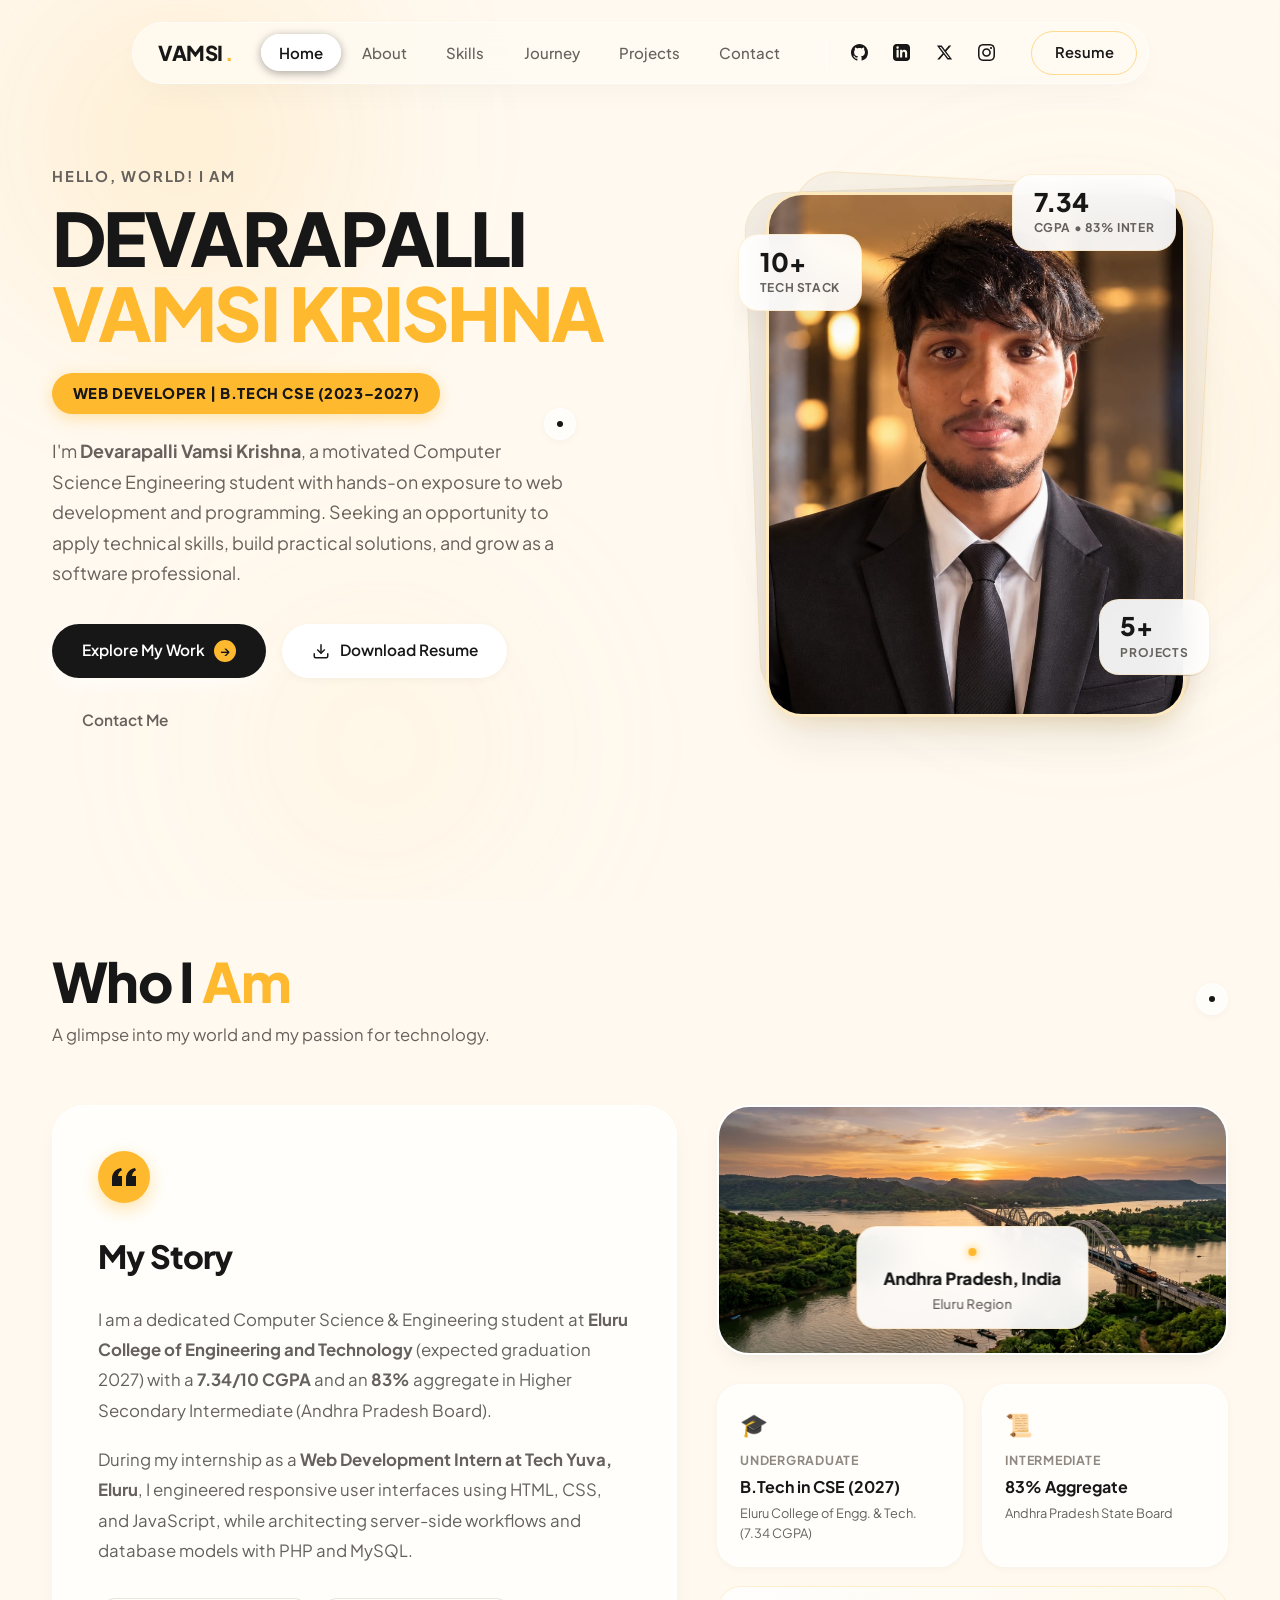
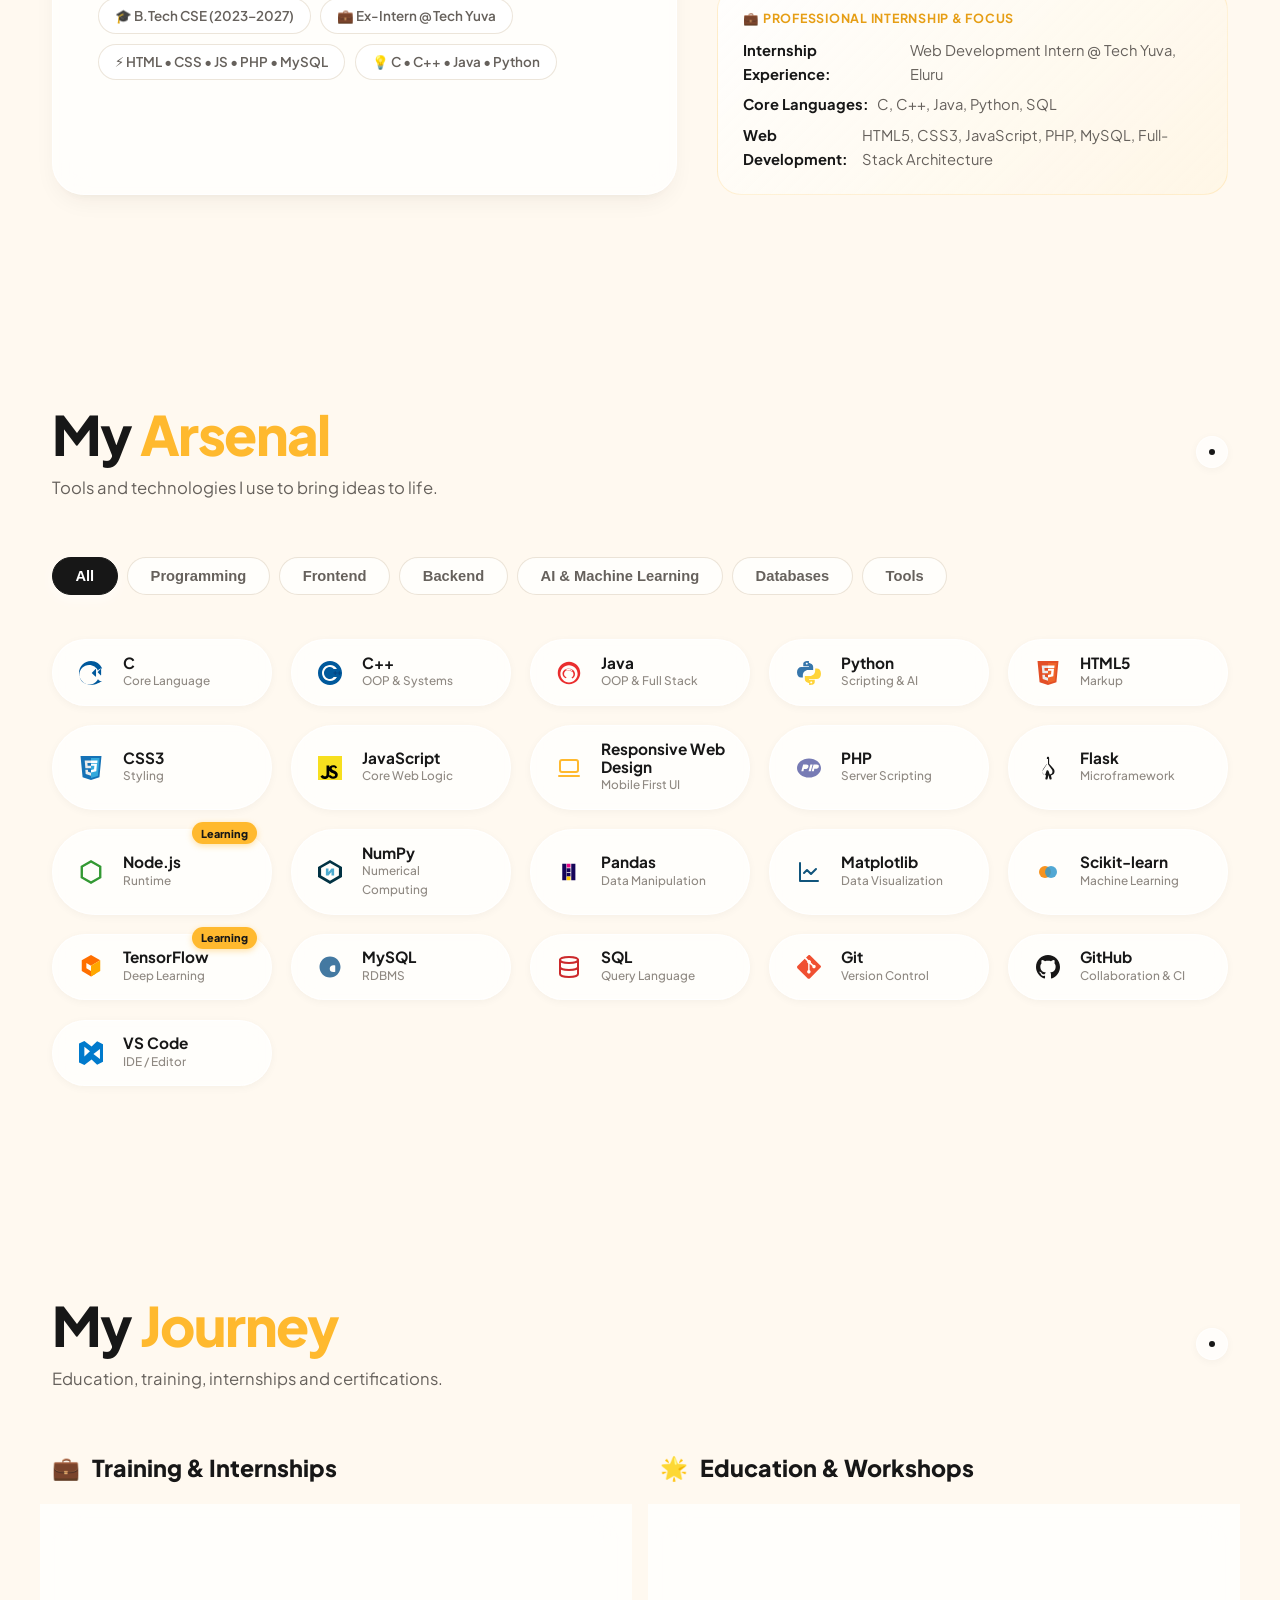
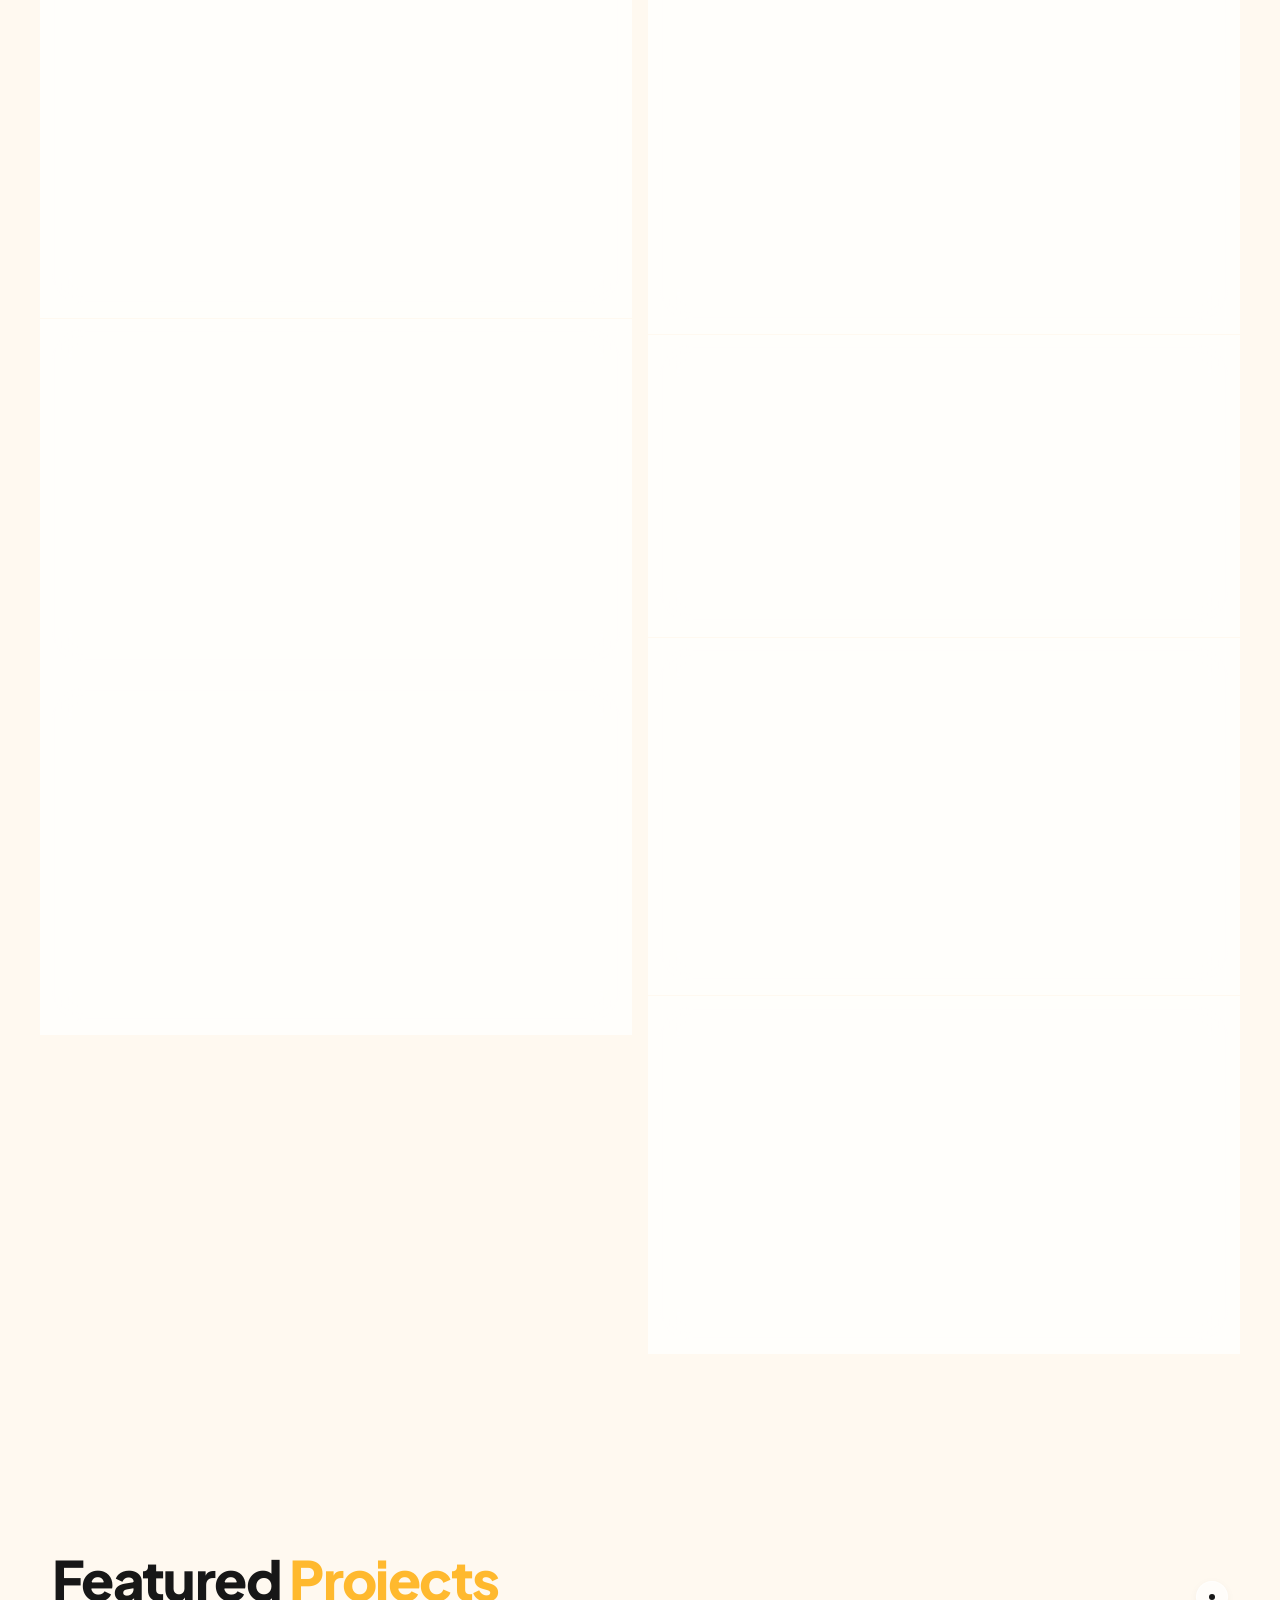
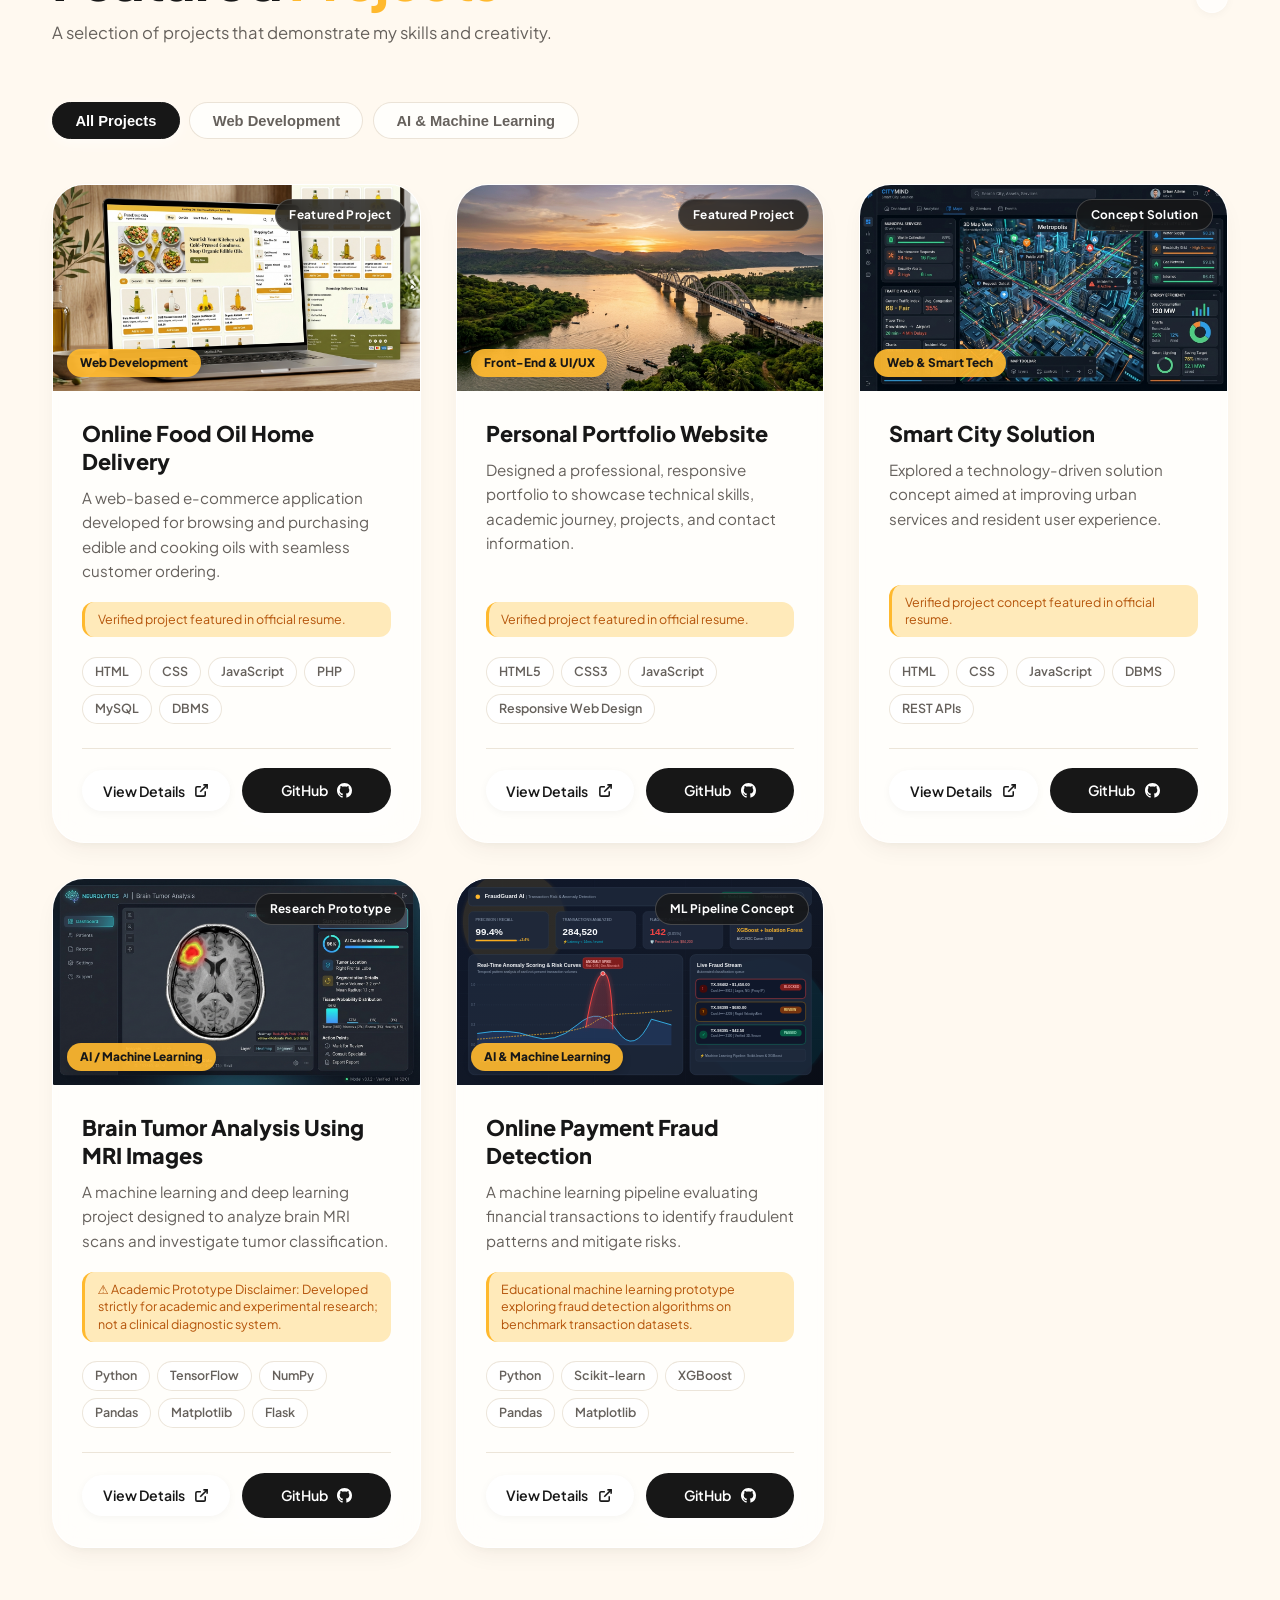
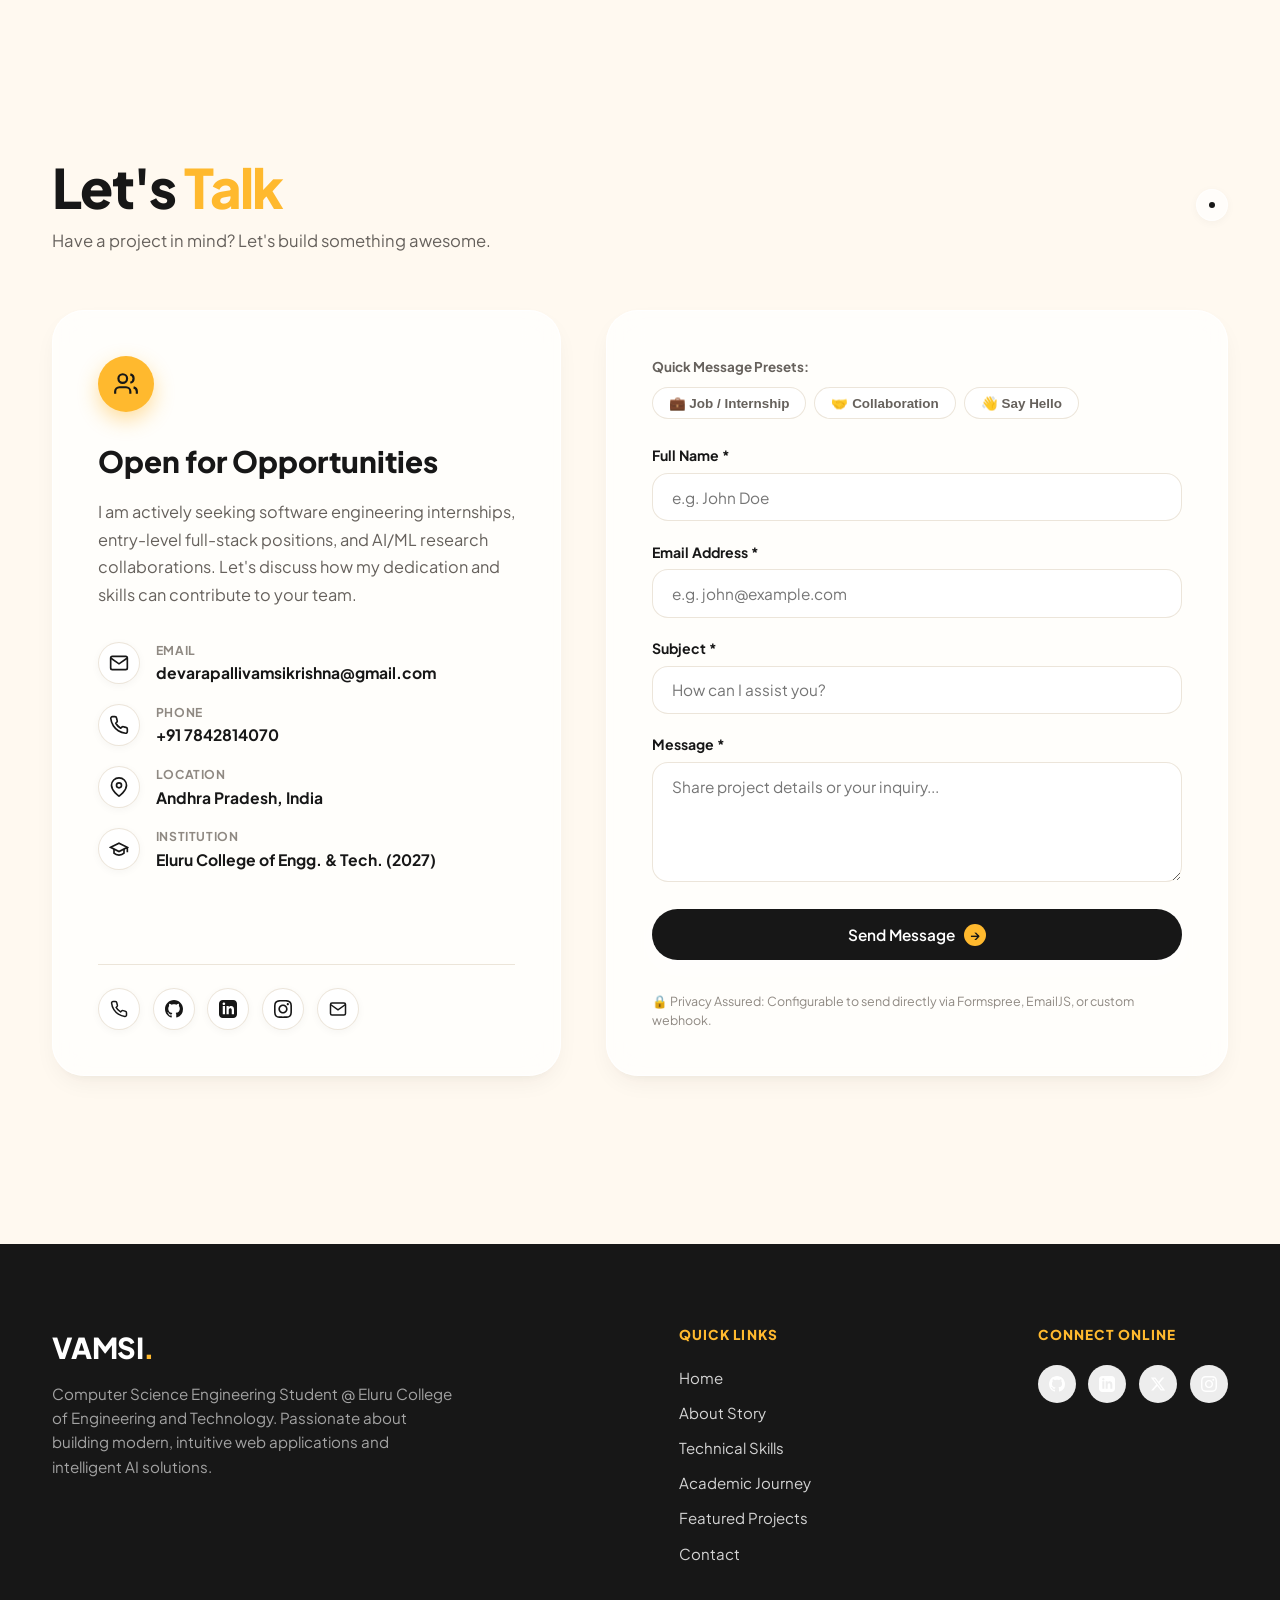
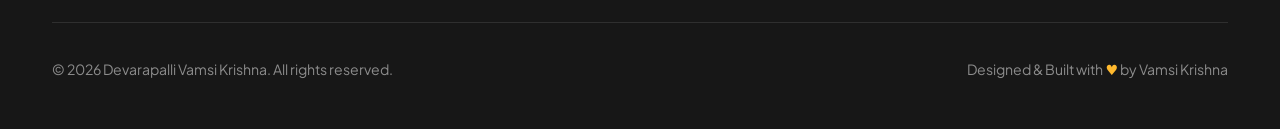
<file: index.html>
<!DOCTYPE html>
<html lang="en">
<head>
  <meta charset="UTF-8">
  <meta name="viewport" content="width=device-width, initial-scale=1.0">
  <meta http-equiv="X-UA-Compatible" content="ie=edge">
  
  <!-- SEO Primary Meta Tags -->
  <title>Devarapalli Vamsi Krishna | Full-Stack Developer & AI/ML Enthusiast</title>
  <meta name="title" content="Devarapalli Vamsi Krishna | Full-Stack Developer & AI/ML Enthusiast">
  <meta name="description" content="Personal portfolio of Devarapalli Vamsi Krishna, B.Tech Computer Science Engineering student at Eluru College of Engineering and Technology. Aspiring Full-Stack Developer and AI/ML Enthusiast.">
  <meta name="keywords" content="Devarapalli Vamsi Krishna, Vamsi Krishna, Portfolio, Full-Stack Developer, AI/ML Enthusiast, B.Tech CSE, Eluru College of Engineering, Web Development, Machine Learning">
  <meta name="author" content="Devarapalli Vamsi Krishna">
  <meta name="theme-color" content="#FFF9F0">

  <!-- Open Graph / Facebook -->
  <meta property="og:type" content="website">
  <meta property="og:title" content="Devarapalli Vamsi Krishna | Full-Stack Developer & AI/ML Enthusiast">
  <meta property="og:description" content="Explore projects, technical skills, and academic journey of Devarapalli Vamsi Krishna.">
  <meta property="og:image" content="assets/images/avatar.jpg">

  <!-- Favicon -->
  <link rel="icon" type="image/svg+xml" href="assets/images/favicon.svg">

  <!-- Stylesheet -->
  <link rel="stylesheet" href="css/style.css">
</head>
<body>

  <!-- Custom Animated Cursor Elements -->
  <div class="custom-cursor-dot" id="cursorDot" aria-hidden="true"></div>
  <div class="custom-cursor-follower" id="cursorFollower" aria-hidden="true"></div>

  <!-- Scroll Progress Bar -->
  <div class="scroll-progress-container" aria-hidden="true">
    <div id="scrollProgressBar" class="scroll-progress-bar"></div>
  </div>

  <!-- Ambient Golden Glow Background Layer -->
  <div class="bg-ambient-layer" aria-hidden="true">
    <div class="glow-orb glow-top-left"></div>
    <div class="glow-orb glow-hero-right"></div>
    <div class="glow-orb glow-center-subtle"></div>
  </div>

  <!-- 3. Navigation Bar (Floating Glassmorphism Pill) -->
  <header class="header-wrapper">
    <nav class="navbar" id="navbar" aria-label="Main Navigation">
      <a href="#home" class="nav-brand" aria-label="Home">
        VAMSI<span class="dot-accent">.</span>
      </a>

      <ul class="nav-links">
        <li><a href="#home" class="nav-link active">Home</a></li>
        <li><a href="#about" class="nav-link">About</a></li>
        <li><a href="#skills" class="nav-link">Skills</a></li>
        <li><a href="#journey" class="nav-link">Journey</a></li>
        <li><a href="#projects" class="nav-link">Projects</a></li>
        <li><a href="#contact" class="nav-link">Contact</a></li>
      </ul>

      <div class="nav-socials">
        <!-- GitHub -->
        <a href="https://github.com/" target="_blank" rel="noopener noreferrer" class="nav-social-btn" aria-label="GitHub Profile">
          <svg viewBox="0 0 24 24"><path d="M12 0C5.37 0 0 5.37 0 12c0 5.31 3.435 9.795 8.205 11.385.6.105.825-.255.825-.57 0-.285-.015-1.23-.015-2.235-3.015.555-3.795-.735-4.035-1.41-.135-.345-.72-1.41-1.23-1.695-.42-.225-1.02-.78-.015-.795.945-.015 1.62.87 1.845 1.23 1.08 1.815 2.805 1.305 3.495.99.105-.78.42-1.305.765-1.605-2.67-.3-5.46-1.335-5.46-5.925 0-1.305.465-2.385 1.23-3.225-.12-.3-.54-1.53.12-3.18 0 0 1.005-.315 3.3 1.23.96-.27 1.98-.405 3-.405s2.04.135 3 .405c2.295-1.56 3.3-1.23 3.3-1.23.66 1.65.24 2.88.12 3.18.765.84 1.23 1.905 1.23 3.225 0 4.605-2.805 5.625-5.475 5.925.435.375.81 1.095.81 2.22 0 1.605-.015 2.895-.015 3.3 0 .315.225.69.825.57A12.02 12.02 0 0024 12c0-6.63-5.37-12-12-12z"/></svg>
        </a>
        <!-- LinkedIn -->
        <a href="https://linkedin.com/in/vamsikrishna-cse" target="_blank" rel="noopener noreferrer" class="nav-social-btn" aria-label="LinkedIn Profile">
          <svg viewBox="0 0 24 24"><path d="M19 0h-14c-2.761 0-5 2.239-5 5v14c0 2.761 2.239 5 5 5h14c2.762 0 5-2.239 5-5v-14c0-2.761-2.238-5-5-5zm-11 19h-3v-11h3v11zm-1.5-12.268c-.966 0-1.75-.79-1.75-1.764s.784-1.764 1.75-1.764 1.75.79 1.75 1.764-.783 1.764-1.75 1.764zm13.5 12.268h-3v-5.604c0-3.368-4-3.113-4 0v5.604h-3v-11h3v1.765c1.396-2.586 7-2.777 7 2.476v6.759z"/></svg>
        </a>
        <!-- X / Twitter -->
        <a href="https://x.com/vamsikrishna" target="_blank" rel="noopener noreferrer" class="nav-social-btn" aria-label="X Profile">
          <svg viewBox="0 0 24 24"><path d="M18.244 2.25h3.308l-7.227 8.26 8.502 11.24H16.17l-5.214-6.817L4.99 21.75H1.68l7.73-8.835L1.254 2.25H8.08l4.713 6.231zm-1.161 17.52h1.833L7.084 4.126H5.117z"/></svg>
        </a>
        <!-- Instagram -->
        <a href="https://instagram.com/vamsi_krishna" target="_blank" rel="noopener noreferrer" class="nav-social-btn" aria-label="Instagram Profile">
          <svg viewBox="0 0 24 24"><path d="M12 2.163c3.204 0 3.584.012 4.85.07 3.252.148 4.771 1.691 4.919 4.919.058 1.265.069 1.645.069 4.849 0 3.205-.012 3.584-.069 4.849-.149 3.225-1.664 4.771-4.919 4.919-1.266.058-1.644.07-4.85.07-3.204 0-3.584-.012-4.849-.07-3.26-.149-4.771-1.699-4.919-4.92-.058-1.265-.07-1.644-.07-4.849 0-3.204.013-3.583.07-4.849.149-3.227 1.664-4.771 4.919-4.919 1.266-.057 1.645-.069 4.849-.069zm0-2.163c-3.259 0-3.667.014-4.947.072-4.358.2-6.78 2.618-6.98 6.98-.059 1.281-.073 1.689-.073 4.948 0 3.259.014 3.668.072 4.948.2 4.358 2.618 6.78 6.98 6.98 1.281.058 1.689.072 4.948.072 3.259 0 3.668-.014 4.948-.072 4.354-.2 6.782-2.618 6.979-6.98.059-1.28.073-1.689.073-4.948 0-3.259-.014-3.667-.072-4.947-.196-4.354-2.617-6.78-6.979-6.98-1.281-.059-1.69-.073-4.949-.073zm0 5.838c-3.403 0-6.162 2.759-6.162 6.162s2.759 6.163 6.162 6.163 6.162-2.759 6.162-6.163c0-3.403-2.759-6.162-6.162-6.162zm0 10.162c-2.209 0-4-1.79-4-4 0-2.209 1.791-4 4-4s4 1.791 4 4c0 2.21-1.791 4-4 4zm6.406-11.845c-.796 0-1.441.645-1.441 1.44s.645 1.44 1.441 1.44c.795 0 1.439-.645 1.439-1.44s-.644-1.44-1.439-1.44z"/></svg>
        </a>
      </div>

      <!-- Resume Button -->
      <a href="assets/resume.pdf" download="Vamsi_Krishna_Resume.pdf" class="nav-resume-btn" id="navResumeBtn">
        <span>Resume</span>
      </a>

      <!-- Mobile Hamburger Button -->
      <button type="button" class="mobile-toggle-btn" id="mobileToggleBtn" aria-label="Open Navigation Menu">
        <svg width="24" height="24" viewBox="0 0 24 24" fill="none" stroke="currentColor" stroke-width="2.2" stroke-linecap="round" stroke-linejoin="round">
          <line x1="3" y1="12" x2="21" y2="12"></line>
          <line x1="3" y1="6" x2="21" y2="6"></line>
          <line x1="3" y1="18" x2="21" y2="18"></line>
        </svg>
      </button>
    </nav>
  </header>

  <!-- Mobile Drawer Overlay & Sliding Menu -->
  <div class="mobile-drawer-overlay" id="mobileDrawerOverlay"></div>
  <aside class="mobile-drawer" id="mobileDrawer" aria-label="Mobile Navigation">
    <div class="mobile-drawer-header">
      <span class="nav-brand">VAMSI<span class="dot-accent">.</span></span>
      <button type="button" class="modal-close-btn" id="closeDrawerBtn" aria-label="Close menu">&times;</button>
    </div>
    <ul class="mobile-nav-links">
      <li><a href="#home" class="mobile-nav-link">Home</a></li>
      <li><a href="#about" class="mobile-nav-link">About</a></li>
      <li><a href="#skills" class="mobile-nav-link">Skills</a></li>
      <li><a href="#journey" class="mobile-nav-link">Journey</a></li>
      <li><a href="#projects" class="mobile-nav-link">Projects</a></li>
      <li><a href="#contact" class="mobile-nav-link">Contact</a></li>
    </ul>
    <div style="margin-top: auto; padding-top: 2rem;">
      <a href="assets/resume.pdf" download="Vamsi_Krishna_Resume.pdf" class="btn btn-primary" style="width: 100%;">
        <span>Download Resume</span>
      </a>
    </div>
  </aside>

  <main>
    <!-- 4. Hero Section — Home -->
    <section class="hero-section" id="home">
      <div class="container">
        <div class="hero-grid">
          
          <!-- Left Hero Column -->
          <div class="hero-content">
            <span class="hero-badge-intro">HELLO, WORLD! I AM</span>
            
            <h1 class="hero-heading">
              <span class="hero-name-line1">DEVARAPALLI</span>
              <span class="hero-name-line2 accent-gold" style="color: #FFB92E;">VAMSI KRISHNA</span>
            </h1>

            <div class="hero-role-pill">
              WEB DEVELOPER | B.TECH CSE (2023–2027)
            </div>

            <p class="hero-description">
              I'm <strong>Devarapalli Vamsi Krishna</strong>, a motivated Computer Science Engineering student with hands-on exposure to web development and programming. Seeking an opportunity to apply technical skills, build practical solutions, and grow as a software professional.
            </p>

            <div class="hero-actions">
              <a href="#projects" class="btn btn-primary" id="heroExploreBtn">
                <span>Explore My Work</span>
                <span class="btn-arrow-dot">→</span>
              </a>
              <a href="assets/resume.pdf" download="Vamsi_Krishna_Resume.pdf" class="btn btn-secondary" id="heroResumeBtn">
                <svg width="18" height="18" viewBox="0 0 24 24" fill="none" stroke="currentColor" stroke-width="2"><path d="M21 15v4a2 2 0 0 1-2 2H5a2 2 0 0 1-2-2v-4"/><polyline points="7 10 12 15 17 10"/><line x1="12" y1="15" x2="12" y2="3"/></svg>
                <span>Download Resume</span>
              </a>
              <a href="#contact" class="btn btn-ghost">
                <span>Contact Me</span>
              </a>
            </div>

            <!-- Decorative Floating Dot -->
            <div class="deco-target-dot hero-deco-dot" aria-hidden="true"></div>
          </div>

          <!-- Right Hero Column (Portrait & Layered Frames) -->
          <div class="hero-visual">
            <div class="portrait-wrapper">
              
              <!-- Layered tilted cards behind portrait matching reference -->
              <div class="portrait-layer-backdrop" aria-hidden="true"></div>
              <div class="portrait-layer-backdrop-2" aria-hidden="true"></div>

              <!-- Main Portrait Frame -->
              <div class="portrait-card">
                <img src="assets/images/avatar.jpg" alt="Devarapalli Vamsi Krishna Portrait" id="profilePortraitImg">
                <span class="photo-replace-hint">Profile Photo (Customizable in personal.js)</span>
              </div>

              <!-- Floating Stat Card 1: 10+ Tech Stack -->
              <div class="floating-stat-badge stat-badge-top-left">
                <span class="stat-number">10+</span>
                <span class="stat-label">TECH STACK</span>
              </div>

              <!-- Floating Stat Card 2: 5+ Projects -->
              <div class="floating-stat-badge stat-badge-bottom-right">
                <span class="stat-number">5+</span>
                <span class="stat-label">PROJECTS</span>
              </div>

              <!-- Floating Stat Card 3: 7.34 CGPA -->
              <div class="floating-stat-badge stat-badge-top-right">
                <span class="stat-number">7.34</span>
                <span class="stat-label">CGPA • 83% INTER</span>
              </div>

            </div>
          </div>

        </div>
      </div>
    </section>

    <!-- 5. About Section — Who I Am -->
    <section class="about-section" id="about">
      <div class="container">
        
        <div class="section-header">
          <div class="section-header-row">
            <div>
              <h2 class="section-title">Who I <span class="accent-gold">Am</span></h2>
              <p class="section-subtitle">A glimpse into my world and my passion for technology.</p>
            </div>
            <div class="deco-target-dot" aria-hidden="true"></div>
          </div>
        </div>

        <div class="about-grid">
          
          <!-- Left Card: My Story -->
          <div class="card-glass">
            <div class="story-quote-icon" aria-hidden="true">
              <svg viewBox="0 0 24 24"><path d="M14.017 21v-7.391c0-5.704 3.731-9.57 8.983-10.609l.995 2.151c-2.432.917-3.995 3.638-3.995 5.849h4v10h-9.983zm-14.017 0v-7.391c0-5.704 3.748-9.57 9-10.609l.996 2.151c-2.433.917-3.996 3.638-3.996 5.849h3.983v10h-9.983z"/></svg>
            </div>
            <h3 class="story-heading">My Story</h3>
            <p class="story-text">
              I am a dedicated Computer Science & Engineering student at <strong>Eluru College of Engineering and Technology</strong> (expected graduation 2027) with a <strong>7.34/10 CGPA</strong> and an <strong>83%</strong> aggregate in Higher Secondary Intermediate (Andhra Pradesh Board).
            </p>
            <p class="story-text">
              During my internship as a <strong>Web Development Intern at Tech Yuva, Eluru</strong>, I engineered responsive user interfaces using HTML, CSS, and JavaScript, while architecting server-side workflows and database models with PHP and MySQL.
            </p>
            <div class="story-tags">
              <span class="pill-tag">🎓 B.Tech CSE (2023–2027)</span>
              <span class="pill-tag">💼 Ex-Intern @ Tech Yuva</span>
              <span class="pill-tag">⚡ HTML • CSS • JS • PHP • MySQL</span>
              <span class="pill-tag">💡 C • C++ • Java • Python</span>
            </div>
          </div>

          <!-- Right Card: Location & Info Cards -->
          <div class="about-side-stack">
            
            <!-- Location Card -->
            <div class="location-card">
              <img src="assets/images/location_andhra.jpg" alt="Andhra Pradesh Landscape with Godavari River Bridge" loading="lazy">
              <div class="location-badge-glass">
                <span class="loc-indicator"></span>
                <div class="loc-title">Andhra Pradesh, India</div>
                <div class="loc-state">Eluru Region</div>
              </div>
            </div>

            <!-- Quick Information & Currently Learning Grid -->
            <div class="about-facts-grid">
              
              <div class="fact-card">
                <div class="fact-icon">🎓</div>
                <div class="fact-label">Undergraduate</div>
                <div class="fact-value">B.Tech in CSE (2027)</div>
                <div style="font-size: 0.8rem; color: #66615C; margin-top: 3px;">Eluru College of Engg. & Tech. (7.34 CGPA)</div>
              </div>

              <div class="fact-card">
                <div class="fact-icon">📜</div>
                <div class="fact-label">Intermediate</div>
                <div class="fact-value">83% Aggregate</div>
                <div style="font-size: 0.8rem; color: #66615C; margin-top: 3px;">Andhra Pradesh State Board</div>
              </div>

              <div class="learning-card">
                <div class="fact-label" style="color: var(--accent-gold-dark);">💼 Professional Internship & Focus</div>
                <ul class="learning-list">
                  <li><strong>Internship Experience:</strong> Web Development Intern @ Tech Yuva, Eluru</li>
                  <li><strong>Core Languages:</strong> C, C++, Java, Python, SQL</li>
                  <li><strong>Web Development:</strong> HTML5, CSS3, JavaScript, PHP, MySQL, Full-Stack Architecture</li>
                </ul>
              </div>

            </div>

          </div>

        </div>

      </div>
    </section>

    <!-- 6. Skills Section — My Arsenal -->
    <section class="skills-section" id="skills">
      <div class="container">
        
        <div class="section-header">
          <div class="section-header-row">
            <div>
              <h2 class="section-title">My <span class="accent-gold">Arsenal</span></h2>
              <p class="section-subtitle">Tools and technologies I use to bring ideas to life.</p>
            </div>
            <div class="deco-target-dot" aria-hidden="true"></div>
          </div>
        </div>

        <!-- Category Filters -->
        <div class="filter-tabs-wrapper" id="skillsFilterTabs" role="tablist" aria-label="Skills Category Filters">
          <!-- Populated dynamically via JS -->
        </div>

        <!-- Skills Grid -->
        <div class="skills-grid" id="skillsGrid" aria-live="polite">
          <!-- Populated dynamically via JS -->
        </div>

      </div>
    </section>

    <!-- 7. Journey Section — Training, Education & Experience -->
    <section class="journey-section" id="journey">
      <div class="container">
        
        <div class="section-header">
          <div class="section-header-row">
            <div>
              <h2 class="section-title">My <span class="accent-gold">Journey</span></h2>
              <p class="section-subtitle">Education, training, internships and certifications.</p>
            </div>
            <div class="deco-target-dot" aria-hidden="true"></div>
          </div>
        </div>

        <div class="journey-grid">
          
          <!-- Column 1: Training & Internships -->
          <div>
            <h3 class="journey-column-title">
              <span class="j-icon">💼</span>
              <span>Training & Internships</span>
            </h3>
            <div class="journey-cards-list" id="trainingJourneyList">
              <!-- Populated dynamically via JS -->
            </div>
          </div>

          <!-- Column 2: Education & Workshops -->
          <div>
            <h3 class="journey-column-title">
              <span class="j-icon">🌟</span>
              <span>Education & Workshops</span>
            </h3>
            <div class="journey-cards-list" id="educationJourneyList">
              <!-- Populated dynamically via JS -->
            </div>
          </div>

        </div>

      </div>
    </section>

    <!-- 8. Projects Section — Featured Projects -->
    <section class="projects-section" id="projects">
      <div class="container">
        
        <div class="section-header">
          <div class="section-header-row">
            <div>
              <h2 class="section-title">Featured <span class="accent-gold">Projects</span></h2>
              <p class="section-subtitle">A selection of projects that demonstrate my skills and creativity.</p>
            </div>
            <div class="deco-target-dot" aria-hidden="true"></div>
          </div>
        </div>

        <!-- Project Category Filters -->
        <div class="filter-tabs-wrapper" id="projectsFilterTabs" role="tablist" aria-label="Projects Filters">
          <!-- Populated dynamically via JS -->
        </div>

        <!-- Projects Grid -->
        <div class="projects-grid" id="projectsGrid" aria-live="polite">
          <!-- Populated dynamically via JS -->
        </div>

      </div>
    </section>

    <!-- 9. Contact Section — Let's Talk -->
    <section class="contact-section" id="contact">
      <div class="container">
        
        <div class="section-header">
          <div class="section-header-row">
            <div>
              <h2 class="section-title">Let's <span class="accent-gold">Talk</span></h2>
              <p class="section-subtitle">Have a project in mind? Let's build something awesome.</p>
            </div>
            <div class="deco-target-dot" aria-hidden="true"></div>
          </div>
        </div>

        <div class="contact-grid">
          
          <!-- Left Card: Open for Opportunities -->
          <div class="card-glass contact-info-card">
            <div>
              <div class="collab-icon-badge" aria-hidden="true">
                <svg viewBox="0 0 24 24" fill="none" stroke="currentColor" stroke-width="2"><path d="M16 21v-2a4 4 0 0 0-4-4H6a4 4 0 0 0-4 4v2"/><circle cx="9" cy="7" r="4"/><path d="M22 21v-2a4 4 0 0 0-3-3.87"/><path d="M16 3.13a4 4 0 0 1 0 7.75"/></svg>
              </div>
              <h3 class="contact-headline">Open for Opportunities</h3>
              <p class="contact-blurb">
                I am actively seeking software engineering internships, entry-level full-stack positions, and AI/ML research collaborations. Let's discuss how my dedication and skills can contribute to your team.
              </p>

              <div class="contact-details-list">
                
                <div class="contact-item">
                  <div class="contact-item-icon" aria-hidden="true">
                    <svg width="20" height="20" viewBox="0 0 24 24" fill="none" stroke="currentColor" stroke-width="2"><path d="M4 4h16c1.1 0 2 .9 2 2v12c0 1.1-.9 2-2 2H4c-1.1 0-2-.9-2-2V6c0-1.1.9-2 2-2z"/><polyline points="22,6 12,13 2,6"/></svg>
                  </div>
                  <div class="contact-item-info">
                    <span class="contact-item-label">Email</span>
                    <a href="mailto:devarapallivamsikrishna@gmail.com" class="contact-item-value">devarapallivamsikrishna@gmail.com</a>
                  </div>
                </div>

                <div class="contact-item">
                  <div class="contact-item-icon" aria-hidden="true">
                    <svg width="20" height="20" viewBox="0 0 24 24" fill="none" stroke="currentColor" stroke-width="2" stroke-linecap="round" stroke-linejoin="round">
                      <path d="M22 16.92v3a2 2 0 0 1-2.18 2 19.79 19.79 0 0 1-8.63-3.07 19.5 19.5 0 0 1-6-6 19.79 19.79 0 0 1-3.07-8.67A2 2 0 0 1 4.11 2h3a2 2 0 0 1 2 1.72 12.84 12.84 0 0 0 .7 2.81 2 2 0 0 1-.45 2.11L8.09 9.91a16 16 0 0 0 6 6l1.27-1.27a2 2 0 0 1 2.11-.45 12.84 12.84 0 0 0 2.81.7A2 2 0 0 1 22 16.92z"></path>
                    </svg>
                  </div>
                  <div class="contact-item-info">
                    <span class="contact-item-label">Phone</span>
                    <a href="tel:+917842814070" class="contact-item-value">+91 7842814070</a>
                  </div>
                </div>

                <div class="contact-item">
                  <div class="contact-item-icon" aria-hidden="true">
                    <svg width="20" height="20" viewBox="0 0 24 24" fill="none" stroke="currentColor" stroke-width="2"><path d="M21 10c0 7-9 13-9 13s-9-6-9-13a9 9 0 0 1 18 0z"/><circle cx="12" cy="10" r="3"/></svg>
                  </div>
                  <div class="contact-item-info">
                    <span class="contact-item-label">Location</span>
                    <span class="contact-item-value">Andhra Pradesh, India</span>
                  </div>
                </div>

                <div class="contact-item">
                  <div class="contact-item-icon" aria-hidden="true">
                    <svg width="20" height="20" viewBox="0 0 24 24" fill="none" stroke="currentColor" stroke-width="2"><path d="M22 10v6M2 10l10-5 10 5-10 5z"/><path d="M6 12v5c3 3 9 3 12 0v-5"/></svg>
                  </div>
                  <div class="contact-item-info">
                    <span class="contact-item-label">Institution</span>
                    <span class="contact-item-value">Eluru College of Engg. & Tech. (2027)</span>
                  </div>
                </div>

              </div>
            </div>

            <!-- Social Links -->
            <div class="contact-socials-row">
              <a href="tel:+917842814070" class="contact-social-btn" aria-label="Call Phone">
                <svg width="18" height="18" viewBox="0 0 24 24" fill="none" stroke="currentColor" stroke-width="2" stroke-linecap="round" stroke-linejoin="round"><path d="M22 16.92v3a2 2 0 0 1-2.18 2 19.79 19.79 0 0 1-8.63-3.07 19.5 19.5 0 0 1-6-6 19.79 19.79 0 0 1-3.07-8.67A2 2 0 0 1 4.11 2h3a2 2 0 0 1 2 1.72 12.84 12.84 0 0 0 .7 2.81 2 2 0 0 1-.45 2.11L8.09 9.91a16 16 0 0 0 6 6l1.27-1.27a2 2 0 0 1 2.11-.45 12.84 12.84 0 0 0 2.81.7A2 2 0 0 1 22 16.92z"></path></svg>
              </a>
              <a href="https://github.com/vamsikrishna-dev" target="_blank" rel="noopener noreferrer" class="contact-social-btn" aria-label="GitHub">
                <svg width="18" height="18" viewBox="0 0 24 24" fill="currentColor"><path d="M12 0C5.37 0 0 5.37 0 12c0 5.31 3.435 9.795 8.205 11.385.6.105.825-.255.825-.57 0-.285-.015-1.23-.015-2.235-3.015.555-3.795-.735-4.035-1.41-.135-.345-.72-1.41-1.23-1.695-.42-.225-1.02-.78-.015-.795.945-.015 1.62.87 1.845 1.23 1.08 1.815 2.805 1.305 3.495.99.105-.78.42-1.305.765-1.605-2.67-.3-5.46-1.335-5.46-5.925 0-1.305.465-2.385 1.23-3.225-.12-.3-.54-1.53.12-3.18 0 0 1.005-.315 3.3 1.23.96-.27 1.98-.405 3-.405s2.04.135 3 .405c2.295-1.56 3.3-1.23 3.3-1.23.66 1.65.24 2.88.12 3.18.765.84 1.23 1.905 1.23 3.225 0 4.605-2.805 5.625-5.475 5.925.435.375.81 1.095.81 2.22 0 1.605-.015 2.895-.015 3.3 0 .315.225.69.825.57A12.02 12.02 0 0024 12c0-6.63-5.37-12-12-12z"/></svg>
              </a>
              <a href="https://linkedin.com/in/vamsikrishna-cse" target="_blank" rel="noopener noreferrer" class="contact-social-btn" aria-label="LinkedIn">
                <svg width="18" height="18" viewBox="0 0 24 24" fill="currentColor"><path d="M19 0h-14c-2.761 0-5 2.239-5 5v14c0 2.761 2.239 5 5 5h14c2.762 0 5-2.239 5-5v-14c0-2.761-2.238-5-5-5zm-11 19h-3v-11h3v11zm-1.5-12.268c-.966 0-1.75-.79-1.75-1.764s.784-1.764 1.75-1.764 1.75.79 1.75 1.764-.783 1.764-1.75 1.764zm13.5 12.268h-3v-5.604c0-3.368-4-3.113-4 0v5.604h-3v-11h3v1.765c1.396-2.586 7-2.777 7 2.476v6.759z"/></svg>
              </a>
              <a href="https://instagram.com/vamsi_krishna" target="_blank" rel="noopener noreferrer" class="contact-social-btn" aria-label="Instagram">
                <svg width="18" height="18" viewBox="0 0 24 24" fill="currentColor"><path d="M12 2.163c3.204 0 3.584.012 4.85.07 3.252.148 4.771 1.691 4.919 4.919.058 1.265.069 1.645.069 4.849 0 3.205-.012 3.584-.069 4.849-.149 3.225-1.664 4.771-4.919 4.919-1.266.058-1.644.07-4.85.07-3.204 0-3.584-.012-4.849-.07-3.26-.149-4.771-1.699-4.919-4.92-.058-1.265-.07-1.644-.07-4.849 0-3.204.013-3.583.07-4.849.149-3.227 1.664-4.771 4.919-4.919 1.266-.057 1.645-.069 4.849-.069zm0-2.163c-3.259 0-3.667.014-4.947.072-4.358.2-6.78 2.618-6.98 6.98-.059 1.281-.073 1.689-.073 4.948 0 3.259.014 3.668.072 4.948.2 4.358 2.618 6.78 6.98 6.98 1.281.058 1.689.072 4.948.072 3.259 0 3.668-.014 4.948-.072 4.354-.2 6.782-2.618 6.979-6.98.059-1.28.073-1.689.073-4.948 0-3.259-.014-3.667-.072-4.947-.196-4.354-2.617-6.78-6.979-6.98-1.281-.059-1.69-.073-4.949-.073zm0 5.838c-3.403 0-6.162 2.759-6.162 6.162s2.759 6.163 6.162 6.163 6.162-2.759 6.162-6.163c0-3.403-2.759-6.162-6.162-6.162zm0 10.162c-2.209 0-4-1.79-4-4 0-2.209 1.791-4 4-4s4 1.791 4 4c0 2.21-1.791 4-4 4zm6.406-11.845c-.796 0-1.441.645-1.441 1.44s.645 1.44 1.441 1.44c.795 0 1.439-.645 1.439-1.44s-.644-1.44-1.439-1.44z"/></svg>
              </a>
              <a href="mailto:devarapallivamsikrishna@gmail.com" class="contact-social-btn" aria-label="Send Email">
                <svg width="18" height="18" viewBox="0 0 24 24" fill="none" stroke="currentColor" stroke-width="2"><path d="M4 4h16c1.1 0 2 .9 2 2v12c0 1.1-.9 2-2 2H4c-1.1 0-2-.9-2-2V6c0-1.1.9-2 2-2z"/><polyline points="22,6 12,13 2,6"/></svg>
              </a>
            </div>
          </div>

          <!-- Right Card: Contact Form with Quick Templates -->
          <div class="card-glass form-card">
            
            <div class="quick-templates-wrap">
              <span class="quick-templates-label">Quick Message Presets:</span>
              <div class="quick-template-btns">
                <button type="button" class="template-pill-btn" data-template="job">💼 Job / Internship</button>
                <button type="button" class="template-pill-btn" data-template="collab">🤝 Collaboration</button>
                <button type="button" class="template-pill-btn" data-template="hello">👋 Say Hello</button>
              </div>
            </div>

            <div id="formFeedback" class="form-feedback" role="alert"></div>

            <form id="contactForm" class="contact-form" novalidate>
              
              <div class="form-group">
                <label for="formName" class="form-label">Full Name *</label>
                <input type="text" id="formName" name="name" class="form-input" placeholder="e.g. John Doe" required>
              </div>

              <div class="form-group">
                <label for="formEmail" class="form-label">Email Address *</label>
                <input type="email" id="formEmail" name="email" class="form-input" placeholder="e.g. john@example.com" required>
              </div>

              <div class="form-group">
                <label for="formSubject" class="form-label">Subject *</label>
                <input type="text" id="formSubject" name="subject" class="form-input" placeholder="How can I assist you?" required>
              </div>

              <div class="form-group">
                <label for="formMessage" class="form-label">Message *</label>
                <textarea id="formMessage" name="message" class="form-textarea" placeholder="Share project details or your inquiry..." required></textarea>
              </div>

              <button type="submit" class="btn btn-primary" id="formSubmitBtn" style="width: 100%; margin-top: 0.5rem;">
                <span>Send Message</span>
                <span class="btn-arrow-dot">→</span>
              </button>

              <p class="form-footer-tip">
                🔒 Privacy Assured: Configurable to send directly via Formspree, EmailJS, or custom webhook.
              </p>
            </form>

          </div>

        </div>

      </div>
    </section>
  </main>

  <!-- 10. Footer -->
  <footer class="site-footer">
    <div class="container">
      
      <div class="footer-top">
        <div class="footer-brand-col">
          <a href="#home" class="footer-brand">VAMSI<span class="dot-accent">.</span></a>
          <p class="footer-tagline">
            Computer Science Engineering Student @ Eluru College of Engineering and Technology. Passionate about building modern, intuitive web applications and intelligent AI solutions.
          </p>
        </div>

        <div class="footer-nav-col">
          <div class="footer-heading">Quick Links</div>
          <ul class="footer-links">
            <li><a href="#home" class="footer-link">Home</a></li>
            <li><a href="#about" class="footer-link">About Story</a></li>
            <li><a href="#skills" class="footer-link">Technical Skills</a></li>
            <li><a href="#journey" class="footer-link">Academic Journey</a></li>
            <li><a href="#projects" class="footer-link">Featured Projects</a></li>
            <li><a href="#contact" class="footer-link">Contact</a></li>
          </ul>
        </div>

        <div class="footer-nav-col">
          <div class="footer-heading">Connect Online</div>
          <div class="footer-socials">
            <a href="https://github.com/vamsikrishna-dev" target="_blank" rel="noopener noreferrer" class="footer-social-btn" aria-label="GitHub">
              <svg width="16" height="16" viewBox="0 0 24 24" fill="currentColor"><path d="M12 0C5.37 0 0 5.37 0 12c0 5.31 3.435 9.795 8.205 11.385.6.105.825-.255.825-.57 0-.285-.015-1.23-.015-2.235-3.015.555-3.795-.735-4.035-1.41-.135-.345-.72-1.41-1.23-1.695-.42-.225-1.02-.78-.015-.795.945-.015 1.62.87 1.845 1.23 1.08 1.815 2.805 1.305 3.495.99.105-.78.42-1.305.765-1.605-2.67-.3-5.46-1.335-5.46-5.925 0-1.305.465-2.385 1.23-3.225-.12-.3-.54-1.53.12-3.18 0 0 1.005-.315 3.3 1.23.96-.27 1.98-.405 3-.405s2.04.135 3 .405c2.295-1.56 3.3-1.23 3.3-1.23.66 1.65.24 2.88.12 3.18.765.84 1.23 1.905 1.23 3.225 0 4.605-2.805 5.625-5.475 5.925.435.375.81 1.095.81 2.22 0 1.605-.015 2.895-.015 3.3 0 .315.225.69.825.57A12.02 12.02 0 0024 12c0-6.63-5.37-12-12-12z"/></svg>
            </a>
            <a href="https://linkedin.com/in/vamsikrishna-cse" target="_blank" rel="noopener noreferrer" class="footer-social-btn" aria-label="LinkedIn">
              <svg width="16" height="16" viewBox="0 0 24 24" fill="currentColor"><path d="M19 0h-14c-2.761 0-5 2.239-5 5v14c0 2.761 2.239 5 5 5h14c2.762 0 5-2.239 5-5v-14c0-2.761-2.238-5-5-5zm-11 19h-3v-11h3v11zm-1.5-12.268c-.966 0-1.75-.79-1.75-1.764s.784-1.764 1.75-1.764 1.75.79 1.75 1.764-.783 1.764-1.75 1.764zm13.5 12.268h-3v-5.604c0-3.368-4-3.113-4 0v5.604h-3v-11h3v1.765c1.396-2.586 7-2.777 7 2.476v6.759z"/></svg>
            </a>
            <a href="https://x.com/vamsikrishna" target="_blank" rel="noopener noreferrer" class="footer-social-btn" aria-label="X">
              <svg width="16" height="16" viewBox="0 0 24 24" fill="currentColor"><path d="M18.244 2.25h3.308l-7.227 8.26 8.502 11.24H16.17l-5.214-6.817L4.99 21.75H1.68l7.73-8.835L1.254 2.25H8.08l4.713 6.231zm-1.161 17.52h1.833L7.084 4.126H5.117z"/></svg>
            </a>
            <a href="https://instagram.com/vamsi_krishna" target="_blank" rel="noopener noreferrer" class="footer-social-btn" aria-label="Instagram">
              <svg width="16" height="16" viewBox="0 0 24 24" fill="currentColor"><path d="M12 2.163c3.204 0 3.584.012 4.85.07 3.252.148 4.771 1.691 4.919 4.919.058 1.265.069 1.645.069 4.849 0 3.205-.012 3.584-.069 4.849-.149 3.225-1.664 4.771-4.919 4.919-1.266.058-1.644.07-4.85.07-3.204 0-3.584-.012-4.849-.07-3.26-.149-4.771-1.699-4.919-4.92-.058-1.265-.07-1.644-.07-4.849 0-3.204.013-3.583.07-4.849.149-3.227 1.664-4.771 4.919-4.919 1.266-.057 1.645-.069 4.849-.069zm0-2.163c-3.259 0-3.667.014-4.947.072-4.358.2-6.78 2.618-6.98 6.98-.059 1.281-.073 1.689-.073 4.948 0 3.259.014 3.668.072 4.948.2 4.358 2.618 6.78 6.98 6.98 1.281.058 1.689.072 4.948.072 3.259 0 3.668-.014 4.948-.072 4.354-.2 6.782-2.618 6.979-6.98.059-1.28.073-1.689.073-4.948 0-3.259-.014-3.667-.072-4.947-.196-4.354-2.617-6.78-6.979-6.98-1.281-.059-1.69-.073-4.949-.073zm0 5.838c-3.403 0-6.162 2.759-6.162 6.162s2.759 6.163 6.162 6.163 6.162-2.759 6.162-6.163c0-3.403-2.759-6.162-6.162-6.162zm0 10.162c-2.209 0-4-1.79-4-4 0-2.209 1.791-4 4-4s4 1.791 4 4c0 2.21-1.791 4-4 4zm6.406-11.845c-.796 0-1.441.645-1.441 1.44s.645 1.44 1.441 1.44c.795 0 1.439-.645 1.439-1.44s-.644-1.44-1.439-1.44z"/></svg>
            </a>
          </div>
        </div>
      </div>

      <div class="footer-bottom">
        <div>
          &copy; <span id="currentYear">2026</span> Devarapalli Vamsi Krishna. All rights reserved.
        </div>
        <div>
          Designed &amp; Built with <span class="accent-gold">♥</span> by Vamsi Krishna
        </div>
      </div>

    </div>
  </footer>

  <!-- Floating Back to Top Button -->
  <button type="button" class="back-to-top-btn" id="backToTopBtn" aria-label="Back to Top">
    <svg width="22" height="22" viewBox="0 0 24 24" fill="none" stroke="currentColor" stroke-width="2.5" stroke-linecap="round" stroke-linejoin="round">
      <polyline points="18 15 12 9 6 15"></polyline>
    </svg>
  </button>

  <!-- Interactive Modal Container -->
  <div class="modal-overlay" id="modalOverlay" role="dialog" aria-modal="true">
    <div class="modal-container">
      <button type="button" class="modal-close-btn" id="modalCloseBtn" aria-label="Close dialog">&times;</button>
      <div id="modalContent"></div>
    </div>
  </div>

  <!-- Main JavaScript Module -->
  <script type="module" src="js/main.js"></script>
</body>
</html>
</file>
<file: css/style.css>
/* ==========================================================================
   VAMSI KRISHNA — PREMIUM PORTFOLIO DESIGN SYSTEM
   Aesthetic: Warm Ivory & Cream (#FFF9F0), Golden Yellow (#FFB92E), Dark Charcoal (#171717)
   Typography: Plus Jakarta Sans / Poppins
   Features: Glassmorphism, Ambient Golden Glows, Floating Stat Badges, Micro-Animations
   ========================================================================== */

@import url('https://fonts.googleapis.com/css2?family=Plus+Jakarta+Sans:wght@300;400;500;600;700;800;900&family=Poppins:wght@300;400;500;600;700;800&display=swap');

:root {
  /* Color Palette */
  --bg-primary: #FFF9F0;
  --bg-secondary: #FDF4E7;
  --bg-card: rgba(255, 255, 255, 0.72);
  --bg-card-hover: rgba(255, 255, 255, 0.92);
  --bg-card-solid: #FFFFFF;
  --bg-glass-nav: rgba(255, 250, 242, 0.82);

  --accent-gold: #FFB92E;
  --accent-gold-dark: #E69E15;
  --accent-gold-light: #FFEABA;
  --accent-gold-glow: rgba(255, 185, 46, 0.35);
  --accent-gold-subtle: rgba(255, 185, 46, 0.12);

  --text-primary: #171717;
  --text-secondary: #66615C;
  --text-muted: #8F8982;
  --text-light: #FAF7F2;

  --border-subtle: rgba(230, 220, 206, 0.75);
  --border-card: rgba(255, 255, 255, 0.95);
  --border-glass: rgba(255, 255, 255, 0.6);
  --border-focus: #FFB92E;

  /* Shadows */
  --shadow-sm: 0 2px 8px rgba(35, 25, 15, 0.04);
  --shadow-md: 0 10px 25px -5px rgba(50, 35, 15, 0.06), 0 8px 10px -6px rgba(50, 35, 15, 0.04);
  --shadow-lg: 0 20px 40px -15px rgba(50, 35, 15, 0.08), 0 0 1px rgba(0, 0, 0, 0.05);
  --shadow-floating: 0 25px 50px -12px rgba(45, 30, 10, 0.12), 0 10px 20px -5px rgba(255, 185, 46, 0.15);
  --shadow-gold: 0 8px 24px -4px rgba(255, 185, 46, 0.4);

  /* Radii */
  --radius-pill: 9999px;
  --radius-2xl: 32px;
  --radius-xl: 24px;
  --radius-lg: 16px;
  --radius-md: 12px;
  --radius-sm: 8px;

  /* Transitions */
  --transition-fast: 0.2s cubic-bezier(0.16, 1, 0.3, 1);
  --transition-base: 0.3s cubic-bezier(0.16, 1, 0.3, 1);
  --transition-smooth: 0.5s cubic-bezier(0.16, 1, 0.3, 1);
}


/* ==========================================================================
   Base & Resets
   ========================================================================== */
*, *::before, *::after {
  box-sizing: border-box;
  margin: 0;
  padding: 0;
}

html {
  scroll-behavior: smooth;
  scroll-padding-top: 100px;
  font-size: 16px;
}

body {
  font-family: 'Plus Jakarta Sans', system-ui, -apple-system, sans-serif;
  background-color: var(--bg-primary);
  color: var(--text-primary);
  line-height: 1.6;
  overflow-x: hidden;
  position: relative;
  min-height: 100vh;
  -webkit-font-smoothing: antialiased;
}

/* Scroll Progress Bar */
.scroll-progress-container {
  position: fixed;
  top: 0;
  left: 0;
  width: 100%;
  height: 4px;
  z-index: 2000;
  background: transparent;
}

.scroll-progress-bar {
  height: 100%;
  width: 0%;
  background: linear-gradient(90deg, #FFB92E, #FFA300);
  box-shadow: 0 0 10px rgba(255, 185, 46, 0.6);
  transition: width 0.1s ease-out;
}

/* Background Ambient Glows */
.bg-ambient-layer {
  position: fixed;
  inset: 0;
  pointer-events: none;
  z-index: 0;
  overflow: hidden;
}

.glow-orb {
  position: absolute;
  border-radius: 50%;
  filter: blur(90px);
  opacity: 0.75;
  pointer-events: none;
}

.glow-top-left {
  top: -120px;
  left: -80px;
  width: 520px;
  height: 520px;
  background: radial-gradient(circle, rgba(255, 185, 46, 0.28) 0%, rgba(255, 249, 240, 0) 70%);
}

.glow-hero-right {
  top: 15%;
  right: -100px;
  width: 600px;
  height: 600px;
  background: radial-gradient(circle, rgba(255, 200, 90, 0.22) 0%, rgba(255, 249, 240, 0) 70%);
}

.glow-center-subtle {
  top: 55%;
  left: 10%;
  width: 500px;
  height: 500px;
  background: radial-gradient(circle, rgba(255, 215, 120, 0.15) 0%, rgba(255, 249, 240, 0) 70%);
}

/* Layout Utilities */
.container {
  width: 100%;
  max-width: 1240px;
  margin-left: auto;
  margin-right: auto;
  padding-left: 2rem;
  padding-right: 2rem;
  position: relative;
  z-index: 1;
}

section {
  position: relative;
  padding: 6.5rem 0;
  z-index: 1;
}

/* Typography Utilities */
.accent-gold {
  color: var(--accent-gold);
}

.dot-accent {
  color: var(--accent-gold);
  font-weight: 900;
}

.section-header {
  margin-bottom: 3.5rem;
  position: relative;
}

.section-header-row {
  display: flex;
  align-items: center;
  justify-content: space-between;
  gap: 1.5rem;
}

.section-title {
  font-size: clamp(2.4rem, 4.5vw, 3.4rem);
  font-weight: 800;
  color: var(--text-primary);
  line-height: 1.15;
  letter-spacing: -0.03em;
}

.section-subtitle {
  font-size: clamp(1rem, 1.3vw, 1.15rem);
  color: var(--text-secondary);
  margin-top: 0.6rem;
  font-weight: 400;
  max-width: 650px;
}

/* Minimal decorative circle with center dot (⊙) as in reference */
.deco-target-dot {
  display: inline-flex;
  align-items: center;
  justify-content: center;
  width: 32px;
  height: 32px;
  border-radius: 50%;
  border: 1.5px solid rgba(255,255,255,0.60);
  background: rgba(255,255,255,0.65);
  box-shadow: var(--shadow-sm);
  position: relative;
  transition: transform var(--transition-base), border-color var(--transition-base);
}

.deco-target-dot::after {
  content: '';
  width: 6px;
  height: 6px;
  border-radius: 50%;
  background: var(--text-primary);
}

.deco-target-dot:hover {
  transform: scale(1.15) rotate(90deg);
  border-color: var(--accent-gold);
}

.deco-target-dot:hover::after {
  background: var(--accent-gold);
}

/* ==========================================================================
   3. Navigation Bar (Floating Glassmorphism Pill)
   ========================================================================== */
.header-wrapper {
  position: fixed;
  top: 1.4rem;
  left: 0;
  right: 0;
  display: flex;
  justify-content: center;
  z-index: 1000;
  padding: 0 1rem;
  pointer-events: none;
}

.navbar {
  pointer-events: auto;
  display: flex;
  align-items: center;
  gap: 1.8rem;
  background: var(--bg-glass-nav);
  backdrop-filter: blur(20px);
  -webkit-backdrop-filter: blur(20px);
  border: 1px solid var(--border-glass);
  box-shadow: 0 12px 35px -8px rgba(23,23,23,0.04);
  border-radius: var(--radius-pill);
  padding: 0.5rem 0.65rem 0.5rem 1.6rem;
  transition: all var(--transition-base);
  max-width: 100%;
}

.nav-brand {
  text-decoration: none;
  font-size: 1.28rem;
  font-weight: 900;
  letter-spacing: -0.02em;
  color: var(--text-primary);
  display: flex;
  align-items: center;
  gap: 2px;
}

.nav-links {
  display: flex;
  align-items: center;
  list-style: none;
  gap: 0.25rem;
}

.nav-link {
  text-decoration: none;
  font-size: 0.94rem;
  font-weight: 500;
  color: var(--text-secondary);
  padding: 0.55rem 1.1rem;
  border-radius: var(--radius-pill);
  transition: all var(--transition-fast);
  position: relative;
}

.nav-link:hover {
  color: var(--text-primary);
}

.nav-link.active {
  background: var(--bg-card-solid);
  color: var(--text-primary);
  font-weight: 600;
  box-shadow: 0 2px 10px rgba(0,0,0,0.35);
}

/* Social icons in navbar */
.nav-socials {
  display: flex;
  align-items: center;
  gap: 0.65rem;
  border-left: 1px solid rgba(255,255,255,0.65);
  padding-left: 1rem;
}

.nav-social-btn {
  display: flex;
  align-items: center;
  justify-content: center;
  width: 32px;
  height: 32px;
  border-radius: 50%;
  color: var(--text-primary);
  text-decoration: none;
  transition: all var(--transition-fast);
}

.nav-social-btn svg {
  width: 17px;
  height: 17px;
  fill: currentColor;
}

.nav-social-btn:hover {
  color: var(--accent-gold-dark);
  transform: translateY(-2px);
}

/* Resume Pill in Navbar */
.nav-resume-btn {
  display: inline-flex;
  align-items: center;
  gap: 0.4rem;
  text-decoration: none;
  font-size: 0.92rem;
  font-weight: 600;
  color: var(--text-primary);
  background: transparent;
  border: 1.5px solid rgba(255,185,46,0.5);
  border-radius: var(--radius-pill);
  padding: 0.55rem 1.4rem;
  transition: all var(--transition-base);
}

.nav-resume-btn:hover {
  background: var(--text-primary);
  color: #FFFFFF;
  box-shadow: 0 6px 18px rgba(255,255,255,0.60);
  transform: translateY(-1px);
}

/* Mobile Toggle */
.mobile-toggle-btn {
  display: none;
  background: none;
  border: none;
  cursor: pointer;
  padding: 0.5rem;
  color: var(--text-primary);
}

/* Mobile Drawer Overlay */
.mobile-drawer-overlay {
  display: none;
  position: fixed;
  inset: 0;
  background: rgba(255,255,255,0.92);
  backdrop-filter: blur(8px);
  -webkit-backdrop-filter: blur(8px);
  z-index: 1500;
  opacity: 0;
  pointer-events: none;
  transition: opacity var(--transition-base);
}

.mobile-drawer-overlay.open {
  opacity: 1;
  pointer-events: auto;
}

.mobile-drawer {
  position: fixed;
  top: 0;
  right: -320px;
  width: 290px;
  height: 100%;
  background: var(--bg-primary);
  box-shadow: -10px 0 30px rgba(50,35,15,0.06);
  z-index: 1600;
  display: flex;
  flex-direction: column;
  padding: 2rem 1.5rem;
  transition: right var(--transition-smooth);
}

.mobile-drawer.open {
  right: 0;
}

.mobile-drawer-header {
  display: flex;
  align-items: center;
  justify-content: space-between;
  margin-bottom: 2rem;
}

.mobile-nav-links {
  list-style: none;
  display: flex;
  flex-direction: column;
  gap: 0.6rem;
}

.mobile-nav-link {
  display: block;
  text-decoration: none;
  font-size: 1.15rem;
  font-weight: 600;
  color: var(--text-primary);
  padding: 0.8rem 1rem;
  border-radius: var(--radius-md);
  transition: all var(--transition-fast);
}

.mobile-nav-link.active,
.mobile-nav-link:hover {
  background: rgba(255,185,46,0.12);
  color: var(--accent-gold-dark);
}

/* ==========================================================================
   4. Hero Section
   ========================================================================== */
.hero-section {
  min-height: 94vh;
  display: flex;
  align-items: center;
  padding-top: 8rem;
  padding-bottom: 4rem;
}

.hero-grid {
  display: grid;
  grid-template-columns: 1.1fr 0.9fr;
  align-items: center;
  gap: 3.5rem;
}

/* Left Hero Column */
.hero-content {
  position: relative;
}

.hero-badge-intro {
  display: inline-block;
  font-size: 0.92rem;
  font-weight: 700;
  letter-spacing: 0.12em;
  color: var(--text-secondary);
  text-transform: uppercase;
  margin-bottom: 0.75rem;
}

.hero-heading {
  font-size: clamp(2.7rem, 6.2vw, 4.6rem);
  font-weight: 900;
  line-height: 1.02;
  letter-spacing: -0.035em;
  color: var(--text-primary);
  margin-bottom: 1.4rem;
}

.hero-heading .hero-name-line1,
.hero-heading .hero-surname,
.hero-heading .hero-first-name {
  display: block;
  color: var(--text-primary);
}

.hero-heading .hero-name-line2,
.hero-heading .hero-last-name {
  display: block;
  color: var(--accent-gold) !important; /* Golden Yellow #FFB92E */
}

.hero-role-pill {
  display: inline-flex;
  align-items: center;
  gap: 0.5rem;
  background: var(--accent-gold);
  color: var(--text-primary);
  font-size: 0.92rem;
  font-weight: 800;
  letter-spacing: 0.04em;
  text-transform: uppercase;
  padding: 0.55rem 1.3rem;
  border-radius: var(--radius-pill);
  box-shadow: 0 4px 15px rgba(255,185,46,0.35);
  margin-bottom: 1.4rem;
}

.hero-description {
  font-size: 1.12rem;
  line-height: 1.7;
  color: var(--text-secondary);
  max-width: 520px;
  margin-bottom: 2.2rem;
}

.hero-actions {
  display: flex;
  align-items: center;
  flex-wrap: wrap;
  gap: 1rem;
}

/* Buttons */
.btn {
  display: inline-flex;
  align-items: center;
  justify-content: center;
  gap: 0.6rem;
  font-family: inherit;
  font-size: 0.96rem;
  font-weight: 600;
  border-radius: var(--radius-pill);
  padding: 0.85rem 1.8rem;
  text-decoration: none;
  cursor: pointer;
  transition: all var(--transition-base);
  border: 1.5px solid transparent;
  outline: none;
}

.btn-primary {
  background: var(--text-primary);
  color: #FFFFFF;
  box-shadow: 0 8px 20px rgba(255,255,255,0.60);
}

.btn-primary:hover {
  background: #171717;
  transform: translateY(-2px);
  box-shadow: 0 12px 25px rgba(23,23,23,0.4);
}

.btn-primary .btn-arrow-dot {
  display: inline-flex;
  align-items: center;
  justify-content: center;
  width: 22px;
  height: 22px;
  background: var(--accent-gold);
  color: var(--text-primary);
  border-radius: 50%;
  font-size: 0.85rem;
  transition: transform var(--transition-fast);
}

.btn-primary:hover .btn-arrow-dot {
  transform: translateX(3px);
}

.btn-secondary {
  background: var(--bg-card-solid);
  color: var(--text-primary);
  border-color: rgba(255,255,255,0.95);
  box-shadow: var(--shadow-sm);
}

.btn-secondary:hover {
  border-color: var(--accent-gold);
  color: var(--accent-gold-dark);
  background: #FFFFFF;
  transform: translateY(-2px);
  box-shadow: var(--shadow-md);
}

.btn-ghost {
  background: transparent;
  color: var(--text-secondary);
  border-color: transparent;
}

.btn-ghost:hover {
  color: var(--text-primary);
  background: rgba(255,255,255,0.65);
  transform: translateY(-2px);
}

/* Decorative Radar Dot next to Hero */
.hero-deco-dot {
  position: absolute;
  right: 15%;
  top: 42%;
}

/* Right Hero Column (Portrait & Floating Badges) */
.hero-visual {
  position: relative;
  display: flex;
  justify-content: center;
  align-items: center;
}

.portrait-wrapper {
  position: relative;
  width: 100%;
  max-width: 420px;
}

/* Layered tilted white translucent cards behind photo */
.portrait-layer-backdrop {
  position: absolute;
  inset: -12px -16px 12px 16px;
  background: rgba(35,25,15,0.04);
  border: 1.5px solid rgba(255,185,46,0.18);
  border-radius: 40px;
  transform: rotate(3deg);
  z-index: 1;
  box-shadow: var(--shadow-lg);
  pointer-events: none;
}

.portrait-layer-backdrop-2 {
  position: absolute;
  inset: -6px 18px 22px -14px;
  background: rgba(23,23,23,0.06);
  border: 1px solid rgba(255,185,46,0.12);
  border-radius: 40px;
  transform: rotate(-2deg);
  z-index: 1;
  pointer-events: none;
}

.portrait-card {
  position: relative;
  z-index: 2;
  width: 100%;
  aspect-ratio: 4 / 5;
  border-radius: 36px;
  overflow: hidden;
  background: #FFFFFF;
  border: 3px solid rgba(255,185,46,0.3);
  box-shadow: var(--shadow-floating);
}

.portrait-card img {
  width: 100%;
  height: 100%;
  object-fit: cover;
  object-position: center 20%;
  transition: transform var(--transition-smooth);
}

.portrait-card:hover img {
  transform: scale(1.03);
}

/* Replaceable Photo Badge / Tooltip */
.photo-replace-hint {
  position: absolute;
  bottom: 12px;
  left: 50%;
  transform: translateX(-50%);
  background: rgba(255,250,242,0.88);
  color: #FFF;
  font-size: 0.74rem;
  font-weight: 500;
  padding: 0.3rem 0.8rem;
  border-radius: var(--radius-pill);
  backdrop-filter: blur(8px);
  opacity: 0;
  transition: opacity var(--transition-base);
  pointer-events: none;
  white-space: nowrap;
}

.portrait-card:hover .photo-replace-hint {
  opacity: 1;
}

/* Floating Stat Badges */
.floating-stat-badge {
  position: absolute;
  z-index: 3;
  background: rgba(255,255,255,0.92);
  backdrop-filter: blur(16px);
  -webkit-backdrop-filter: blur(16px);
  border: 1.5px solid rgba(255,185,46,0.18);
  border-radius: 20px;
  padding: 0.8rem 1.3rem;
  box-shadow: 0 16px 32px -8px rgba(50,35,15,0.06);
  display: flex;
  flex-direction: column;
  transition: transform var(--transition-base);
}

.floating-stat-badge:hover {
  transform: translateY(-5px) scale(1.04);
}

.stat-badge-top-left {
  top: 8%;
  left: -28px;
  animation: floatTop 5s ease-in-out infinite;
}

.stat-badge-bottom-right {
  bottom: 8%;
  right: -24px;
  animation: floatBottom 6s ease-in-out infinite;
}

.stat-badge-top-right {
  top: -18px;
  right: 10px;
  animation: floatMid 5.5s ease-in-out infinite;
}

.floating-stat-badge .stat-number {
  font-size: 1.6rem;
  font-weight: 900;
  color: var(--text-primary);
  line-height: 1.1;
}

.floating-stat-badge .stat-label {
  font-size: 0.75rem;
  font-weight: 700;
  letter-spacing: 0.05em;
  color: var(--text-secondary);
  text-transform: uppercase;
  margin-top: 2px;
}

@keyframes floatTop {
  0%, 100% { transform: translateY(0); }
  50% { transform: translateY(-10px); }
}

@keyframes floatBottom {
  0%, 100% { transform: translateY(0); }
  50% { transform: translateY(8px); }
}

@keyframes floatMid {
  0%, 100% { transform: translateY(0) rotate(0deg); }
  50% { transform: translateY(-7px) rotate(1deg); }
}

/* ==========================================================================
   5. About Section ("Who I Am")
   ========================================================================== */
.about-grid {
  display: grid;
  grid-template-columns: 1.1fr 0.9fr;
  gap: 2.5rem;
  align-items: stretch;
}

/* Left Card: My Story */
.card-glass {
  background: var(--bg-card);
  backdrop-filter: blur(16px);
  -webkit-backdrop-filter: blur(16px);
  border: 1.5px solid var(--border-card);
  border-radius: var(--radius-2xl);
  padding: 2.8rem;
  box-shadow: var(--shadow-md);
  transition: transform var(--transition-base), box-shadow var(--transition-base);
  position: relative;
}

.card-glass:hover {
  background: var(--bg-card-hover);
  box-shadow: var(--shadow-lg);
  transform: translateY(-3px);
}

.story-quote-icon {
  display: inline-flex;
  align-items: center;
  justify-content: center;
  width: 52px;
  height: 52px;
  border-radius: 50%;
  background: var(--accent-gold);
  color: var(--text-primary);
  margin-bottom: 1.8rem;
  box-shadow: 0 6px 18px rgba(255,185,46,0.4);
}

.story-quote-icon svg {
  width: 24px;
  height: 24px;
  fill: currentColor;
}

.story-heading {
  font-size: 2rem;
  font-weight: 800;
  color: var(--text-primary);
  margin-bottom: 1.4rem;
  letter-spacing: -0.02em;
}

.story-text {
  font-size: 1.05rem;
  line-height: 1.8;
  color: var(--text-secondary);
  margin-bottom: 1.2rem;
}

.story-text:last-of-type {
  margin-bottom: 2rem;
}

.story-tags {
  display: flex;
  flex-wrap: wrap;
  gap: 0.6rem;
}

.pill-tag {
  background: rgba(255,255,255,0.95);
  border: 1px solid var(--border-subtle);
  border-radius: var(--radius-pill);
  padding: 0.4rem 1rem;
  font-size: 0.84rem;
  font-weight: 600;
  color: var(--text-secondary);
  display: inline-flex;
  align-items: center;
  gap: 0.4rem;
}

/* Right Card: Location & Info Cards */
.about-side-stack {
  display: flex;
  flex-direction: column;
  gap: 1.8rem;
}

.location-card {
  position: relative;
  height: 250px;
  border-radius: var(--radius-2xl);
  overflow: hidden;
  box-shadow: var(--shadow-md);
  border: 2px solid #FFFFFF;
}

.location-card img {
  width: 100%;
  height: 100%;
  object-fit: cover;
  transition: transform var(--transition-smooth);
}

.location-card:hover img {
  transform: scale(1.05);
}

.location-badge-glass {
  position: absolute;
  bottom: 24px;
  left: 50%;
  transform: translateX(-50%);
  background: rgba(255,255,255,0.92);
  backdrop-filter: blur(14px);
  -webkit-backdrop-filter: blur(14px);
  border: 1.5px solid rgba(255,185,46,0.18);
  border-radius: 20px;
  padding: 0.85rem 1.6rem;
  text-align: center;
  box-shadow: var(--shadow-md);
  width: auto;
  min-width: 220px;
}

.location-badge-glass .loc-indicator {
  display: inline-block;
  width: 8px;
  height: 8px;
  border-radius: 50%;
  background: var(--accent-gold);
  margin-bottom: 4px;
  box-shadow: 0 0 8px var(--accent-gold);
}

.location-badge-glass .loc-title {
  font-size: 1.05rem;
  font-weight: 800;
  color: var(--text-primary);
}

.location-badge-glass .loc-state {
  font-size: 0.82rem;
  color: var(--text-secondary);
  font-weight: 500;
}

/* Quick Information Grid */
.about-facts-grid {
  display: grid;
  grid-template-columns: repeat(2, 1fr);
  gap: 1.2rem;
}

.fact-card {
  background: var(--bg-card);
  backdrop-filter: blur(12px);
  border: 1px solid var(--border-card);
  border-radius: var(--radius-xl);
  padding: 1.4rem;
  box-shadow: var(--shadow-sm);
  transition: all var(--transition-base);
}

.fact-card:hover {
  background: #FFFFFF;
  transform: translateY(-2px);
  box-shadow: var(--shadow-md);
  border-color: var(--accent-gold);
}

.fact-icon {
  font-size: 1.4rem;
  margin-bottom: 0.5rem;
}

.fact-label {
  font-size: 0.78rem;
  text-transform: uppercase;
  letter-spacing: 0.06em;
  font-weight: 700;
  color: var(--text-muted);
}

.fact-value {
  font-size: 1rem;
  font-weight: 700;
  color: var(--text-primary);
  margin-top: 0.2rem;
}

.learning-card {
  grid-column: span 2;
  background: linear-gradient(135deg, rgba(255, 255, 255, 0.85), rgba(255, 245, 225, 0.65));
  border: 1.5px solid rgba(255,185,46,0.18);
  border-radius: var(--radius-xl);
  padding: 1.4rem 1.6rem;
}

.learning-list {
  list-style: none;
  margin-top: 0.6rem;
  display: flex;
  flex-direction: column;
  gap: 0.45rem;
}

.learning-list li {
  font-size: 0.92rem;
  color: var(--text-secondary);
  display: flex;
  align-items: center;
  gap: 0.5rem;
}

.learning-list li strong {
  color: var(--text-primary);
}

/* ==========================================================================
   6. Skills Section ("My Arsenal")
   ========================================================================== */
.filter-tabs-wrapper {
  display: flex;
  align-items: center;
  flex-wrap: wrap;
  gap: 0.6rem;
  margin-bottom: 2.8rem;
}

.filter-tab-btn {
  background: var(--bg-card);
  border: 1px solid rgba(230, 220, 206, 0.8);
  border-radius: var(--radius-pill);
  padding: 0.6rem 1.4rem;
  font-size: 0.92rem;
  font-weight: 600;
  color: var(--text-secondary);
  cursor: pointer;
  transition: all var(--transition-fast);
}

.filter-tab-btn:hover {
  color: var(--text-primary);
  background: #FFFFFF;
}

.filter-tab-btn.active {
  background: var(--text-primary);
  color: #FFFFFF;
  border-color: var(--text-primary);
  box-shadow: 0 4px 14px rgba(255,255,255,0.60);
}

.skills-grid {
  display: grid;
  grid-template-columns: repeat(auto-fill, minmax(200px, 1fr));
  gap: 1.2rem;
}

.skill-pill-card {
  background: var(--bg-card);
  backdrop-filter: blur(12px);
  -webkit-backdrop-filter: blur(12px);
  border: 1.5px solid var(--border-card);
  border-radius: var(--radius-pill);
  padding: 0.85rem 1.4rem;
  display: flex;
  align-items: center;
  gap: 1rem;
  box-shadow: var(--shadow-sm);
  transition: all var(--transition-base);
  position: relative;
  cursor: default;
}

.skill-pill-card:hover {
  background: #FFFFFF;
  transform: translateY(-3px) scale(1.02);
  box-shadow: var(--shadow-md);
  border-color: var(--accent-gold);
}

.skill-icon-wrap {
  width: 32px;
  height: 32px;
  display: flex;
  align-items: center;
  justify-content: center;
  flex-shrink: 0;
}

.skill-icon-wrap svg {
  width: 24px;
  height: 24px;
}

.skill-info {
  display: flex;
  flex-direction: column;
}

.skill-name {
  font-size: 0.96rem;
  font-weight: 700;
  color: var(--text-primary);
  line-height: 1.2;
}

.skill-meta {
  font-size: 0.74rem;
  color: var(--text-muted);
  font-weight: 500;
}

.skill-learning-badge {
  position: absolute;
  top: -8px;
  right: 14px;
  background: var(--accent-gold);
  color: var(--text-primary);
  font-size: 0.68rem;
  font-weight: 800;
  padding: 0.15rem 0.55rem;
  border-radius: var(--radius-pill);
  box-shadow: 0 2px 6px rgba(255,185,46,0.4);
}

/* ==========================================================================
   7. Journey Section ("My Journey")
   ========================================================================== */
.journey-grid {
  display: grid;
  grid-template-columns: 1fr 1fr;
  gap: 2.5rem;
}

.journey-column-title {
  display: flex;
  align-items: center;
  gap: 0.75rem;
  font-size: 1.45rem;
  font-weight: 800;
  color: var(--text-primary);
  margin-bottom: 1.8rem;
}

.journey-column-title .j-icon {
  font-size: 1.4rem;
}

.journey-cards-list {
  display: flex;
  flex-direction: column;
  gap: 1.6rem;
}

.journey-card {
  background: var(--bg-card);
  backdrop-filter: blur(14px);
  -webkit-backdrop-filter: blur(14px);
  border: 1.5px solid var(--border-card);
  border-radius: var(--radius-2xl);
  padding: 2.2rem;
  box-shadow: var(--shadow-sm);
  transition: all var(--transition-base);
  position: relative;
  overflow: hidden;
}

.journey-card:hover {
  background: var(--bg-card-hover);
  transform: translateY(-3px);
  box-shadow: var(--shadow-md);
  border-color: var(--accent-gold-light);
}

.journey-card.featured-card {
  border-left: 4px solid var(--accent-gold);
}

.journey-period {
  font-size: 0.78rem;
  font-weight: 800;
  letter-spacing: 0.08em;
  color: var(--accent-gold-dark);
  text-transform: uppercase;
  margin-bottom: 0.5rem;
}

.journey-title {
  font-size: 1.28rem;
  font-weight: 800;
  color: var(--text-primary);
  line-height: 1.3;
  margin-bottom: 0.35rem;
}

.journey-institution {
  font-size: 0.92rem;
  color: var(--text-secondary);
  font-weight: 500;
  margin-bottom: 1.2rem;
}

.journey-bullets {
  list-style: none;
  display: flex;
  flex-direction: column;
  gap: 0.65rem;
  margin-bottom: 1.4rem;
}

.journey-bullets li {
  font-size: 0.92rem;
  color: var(--text-secondary);
  line-height: 1.55;
  position: relative;
  padding-left: 1.4rem;
}

.journey-bullets li::before {
  content: '→';
  position: absolute;
  left: 0;
  top: 0;
  color: var(--accent-gold-dark);
  font-weight: 800;
}

.btn-certificate {
  display: inline-flex;
  align-items: center;
  gap: 0.5rem;
  background: var(--accent-gold);
  color: var(--text-primary);
  font-size: 0.88rem;
  font-weight: 700;
  padding: 0.55rem 1.3rem;
  border-radius: var(--radius-pill);
  border: none;
  cursor: pointer;
  transition: all var(--transition-fast);
  box-shadow: 0 4px 12px rgba(255, 185, 46, 0.3);
}

.btn-certificate:hover {
  background: #FFAE1A;
  transform: translateY(-1px);
  box-shadow: var(--shadow-gold);
}

.placeholder-badge {
  display: inline-block;
  background: rgba(100, 116, 139, 0.12);
  color: #475569;
  font-size: 0.75rem;
  font-weight: 600;
  padding: 0.25rem 0.75rem;
  border-radius: var(--radius-pill);
  margin-bottom: 0.8rem;
}

/* ==========================================================================
   8. Projects Section ("Featured Projects")
   ========================================================================== */
.projects-grid {
  display: grid;
  grid-template-columns: repeat(auto-fill, minmax(360px, 1fr));
  gap: 2.2rem;
}

.project-card {
  background: var(--bg-card);
  backdrop-filter: blur(16px);
  -webkit-backdrop-filter: blur(16px);
  border: 1.5px solid var(--border-card);
  border-radius: var(--radius-2xl);
  overflow: hidden;
  box-shadow: var(--shadow-md);
  display: flex;
  flex-direction: column;
  transition: all var(--transition-base);
}

.project-card:hover {
  background: #FFFFFF;
  transform: translateY(-5px);
  box-shadow: var(--shadow-floating);
  border-color: var(--accent-gold-light);
}

.project-media-wrap {
  position: relative;
  width: 100%;
  aspect-ratio: 16 / 9;
  overflow: hidden;
  background: #111827;
}

.project-media-wrap img {
  width: 100%;
  height: 100%;
  object-fit: cover;
  transition: transform var(--transition-smooth);
}

.project-card:hover .project-media-wrap img {
  transform: scale(1.05);
}

.project-status-badge {
  position: absolute;
  top: 14px;
  right: 14px;
  background: rgba(23, 23, 23, 0.8);
  backdrop-filter: blur(10px);
  color: #FFFFFF;
  font-size: 0.74rem;
  font-weight: 700;
  padding: 0.35rem 0.85rem;
  border-radius: var(--radius-pill);
  letter-spacing: 0.03em;
  border: 1px solid rgba(255, 255, 255, 0.2);
}

.project-category-badge {
  position: absolute;
  bottom: 14px;
  left: 14px;
  background: rgba(255, 185, 46, 0.92);
  color: var(--text-primary);
  font-size: 0.74rem;
  font-weight: 800;
  padding: 0.3rem 0.8rem;
  border-radius: var(--radius-pill);
  box-shadow: 0 4px 10px rgba(0, 0, 0, 0.15);
}

.project-body {
  padding: 1.8rem;
  display: flex;
  flex-direction: column;
  flex-grow: 1;
}

.project-title {
  font-size: 1.35rem;
  font-weight: 800;
  color: var(--text-primary);
  margin-bottom: 0.6rem;
  line-height: 1.3;
}

.project-description {
  font-size: 0.95rem;
  color: var(--text-secondary);
  line-height: 1.6;
  margin-bottom: 1.2rem;
  flex-grow: 1;
}

.project-disclaimer {
  font-size: 0.78rem;
  color: #B45309;
  background: #FFEABA;
  border-radius: var(--radius-md);
  padding: 0.55rem 0.8rem;
  margin-bottom: 1.2rem;
  line-height: 1.4;
  border-left: 3px solid var(--accent-gold);
}

.project-tech-badges {
  display: flex;
  flex-wrap: wrap;
  gap: 0.45rem;
  margin-bottom: 1.5rem;
}

.tech-badge {
  background: rgba(255, 255, 255, 0.85);
  border: 1px solid var(--border-subtle);
  border-radius: var(--radius-pill);
  padding: 0.25rem 0.75rem;
  font-size: 0.78rem;
  font-weight: 600;
  color: var(--text-secondary);
}

.project-footer-actions {
  display: flex;
  align-items: center;
  gap: 0.75rem;
  border-top: 1px solid var(--border-subtle);
  padding-top: 1.2rem;
}

.project-footer-actions .btn {
  flex: 1;
  font-size: 0.88rem;
  padding: 0.65rem 1rem;
}

/* ==========================================================================
   9. Contact Section ("Let's Talk")
   ========================================================================== */
.contact-grid {
  display: grid;
  grid-template-columns: 0.9fr 1.1fr;
  gap: 2.8rem;
  align-items: stretch;
}

/* Left Contact Card */
.contact-info-card {
  display: flex;
  flex-direction: column;
  justify-content: space-between;
}

.collab-icon-badge {
  display: inline-flex;
  align-items: center;
  justify-content: center;
  width: 56px;
  height: 56px;
  border-radius: 50%;
  background: var(--accent-gold);
  color: var(--text-primary);
  margin-bottom: 1.6rem;
  box-shadow: 0 8px 20px rgba(255, 185, 46, 0.45);
}

.collab-icon-badge svg {
  width: 26px;
  height: 26px;
}

.contact-headline {
  font-size: 1.85rem;
  font-weight: 800;
  color: var(--text-primary);
  margin-bottom: 0.8rem;
}

.contact-blurb {
  font-size: 1.02rem;
  color: var(--text-secondary);
  line-height: 1.7;
  margin-bottom: 2rem;
}

.contact-details-list {
  display: flex;
  flex-direction: column;
  gap: 1.1rem;
  margin-bottom: 2.2rem;
}

.contact-item {
  display: flex;
  align-items: center;
  gap: 1rem;
}

.contact-item-icon {
  width: 42px;
  height: 42px;
  border-radius: 50%;
  background: var(--bg-card-solid);
  border: 1px solid var(--border-subtle);
  display: flex;
  align-items: center;
  justify-content: center;
  color: var(--text-primary);
  box-shadow: var(--shadow-sm);
  flex-shrink: 0;
}

.contact-item-info {
  display: flex;
  flex-direction: column;
}

.contact-item-label {
  font-size: 0.76rem;
  font-weight: 700;
  text-transform: uppercase;
  letter-spacing: 0.05em;
  color: var(--text-muted);
}

.contact-item-value {
  font-size: 0.98rem;
  font-weight: 700;
  color: var(--text-primary);
  text-decoration: none;
}

.contact-item-value:hover {
  color: var(--accent-gold-dark);
}

.contact-socials-row {
  display: flex;
  align-items: center;
  gap: 0.8rem;
  padding-top: 1.4rem;
  border-top: 1px solid var(--border-subtle);
}

.contact-social-btn {
  width: 42px;
  height: 42px;
  border-radius: 50%;
  background: var(--bg-card-solid);
  border: 1.5px solid var(--border-subtle);
  display: flex;
  align-items: center;
  justify-content: center;
  color: var(--text-primary);
  text-decoration: none;
  transition: all var(--transition-fast);
  box-shadow: var(--shadow-sm);
}

.contact-social-btn:hover {
  background: var(--text-primary);
  color: #FFFFFF;
  border-color: var(--text-primary);
  transform: translateY(-2px);
}

/* Right Form Card */
.form-card {
  display: flex;
  flex-direction: column;
}

.quick-templates-wrap {
  margin-bottom: 1.6rem;
}

.quick-templates-label {
  font-size: 0.84rem;
  font-weight: 700;
  color: var(--text-secondary);
  margin-bottom: 0.6rem;
  display: block;
}

.quick-template-btns {
  display: flex;
  flex-wrap: wrap;
  gap: 0.5rem;
}

.template-pill-btn {
  background: rgba(255,255,255,0.95);
  border: 1px solid var(--border-subtle);
  border-radius: var(--radius-pill);
  padding: 0.45rem 1rem;
  font-size: 0.84rem;
  font-weight: 600;
  color: var(--text-secondary);
  cursor: pointer;
  transition: all var(--transition-fast);
}

.template-pill-btn:hover {
  background: var(--accent-gold-light);
  color: var(--text-primary);
  border-color: var(--accent-gold);
}

.contact-form {
  display: flex;
  flex-direction: column;
  gap: 1.2rem;
}

.form-group {
  display: flex;
  flex-direction: column;
  gap: 0.4rem;
}

.form-label {
  font-size: 0.88rem;
  font-weight: 700;
  color: var(--text-primary);
}

.form-input,
.form-textarea {
  width: 100%;
  font-family: inherit;
  font-size: 0.96rem;
  color: var(--text-primary);
  background: rgba(255,255,255,0.95);
  border: 1.5px solid var(--border-subtle);
  border-radius: var(--radius-lg);
  padding: 0.85rem 1.2rem;
  transition: all var(--transition-fast);
  outline: none;
}

.form-input:focus,
.form-textarea:focus {
  border-color: var(--accent-gold);
  box-shadow: 0 0 0 3px rgba(255, 185, 46, 0.25);
  background: #FFFFFF;
}

.form-textarea {
  resize: vertical;
  min-height: 120px;
}

.form-feedback {
  padding: 0.85rem 1.2rem;
  border-radius: var(--radius-md);
  font-size: 0.92rem;
  font-weight: 600;
  display: none;
}

.form-feedback.success {
  display: block;
  background: #DCFCE7;
  color: #166534;
  border: 1px solid #86EFAC;
}

.form-feedback.error {
  display: block;
  background: #FEE2E2;
  color: #991B1B;
  border: 1px solid #FCA5A5;
}

.form-footer-tip {
  font-size: 0.78rem;
  color: var(--text-muted);
  line-height: 1.5;
  margin-top: 0.8rem;
}

/* ==========================================================================
   10. Footer & Back To Top
   ========================================================================== */
.site-footer {
  background: #171717;
  color: #FFFFFF;
  padding: 5rem 0 3rem 0;
  position: relative;
  z-index: 1;
  margin-top: 4rem;
}

.footer-top {
  display: flex;
  justify-content: space-between;
  align-items: flex-start;
  flex-wrap: wrap;
  gap: 3rem;
  padding-bottom: 3.5rem;
  border-bottom: 1px solid rgba(255, 255, 255, 0.1);
}

.footer-brand-col {
  max-width: 400px;
}

.footer-brand {
  font-size: 1.8rem;
  font-weight: 900;
  letter-spacing: -0.02em;
  color: #FFFFFF;
  text-decoration: none;
  display: inline-block;
  margin-bottom: 0.75rem;
}

.footer-tagline {
  font-size: 0.95rem;
  color: #A3A3A3;
  line-height: 1.6;
}

.footer-nav-col {
  display: flex;
  flex-direction: column;
  gap: 0.8rem;
}

.footer-heading {
  font-size: 0.85rem;
  font-weight: 800;
  text-transform: uppercase;
  letter-spacing: 0.08em;
  color: var(--accent-gold);
  margin-bottom: 0.4rem;
}

.footer-links {
  list-style: none;
  display: flex;
  flex-direction: column;
  gap: 0.6rem;
}

.footer-link {
  color: #D4D4D4;
  text-decoration: none;
  font-size: 0.94rem;
  transition: color var(--transition-fast);
}

.footer-link:hover {
  color: var(--accent-gold);
}

.footer-socials {
  display: flex;
  gap: 0.8rem;
}

.footer-social-btn {
  width: 38px;
  height: 38px;
  border-radius: 50%;
  background: rgba(255,255,255,0.92);
  display: flex;
  align-items: center;
  justify-content: center;
  color: #FFFFFF;
  text-decoration: none;
  transition: all var(--transition-fast);
}

.footer-social-btn:hover {
  background: var(--accent-gold);
  color: var(--text-primary);
  transform: translateY(-2px);
}

.footer-bottom {
  display: flex;
  justify-content: space-between;
  align-items: center;
  flex-wrap: wrap;
  gap: 1.5rem;
  padding-top: 2.2rem;
  font-size: 0.88rem;
  color: #8C8C8C;
}

/* Floating Back To Top Button (as in reference screenshot) */
.back-to-top-btn {
  position: fixed;
  bottom: 2rem;
  right: 2rem;
  width: 48px;
  height: 48px;
  border-radius: 50%;
  background: var(--text-primary);
  color: #FFFFFF;
  border: 2px solid rgba(255, 255, 255, 0.4);
  box-shadow: 0 8px 24px rgba(0, 0, 0, 0.25);
  display: flex;
  align-items: center;
  justify-content: center;
  cursor: pointer;
  z-index: 999;
  opacity: 0;
  pointer-events: none;
  transform: translateY(15px);
  transition: all var(--transition-base);
}

.back-to-top-btn.visible {
  opacity: 1;
  pointer-events: auto;
  transform: translateY(0);
}

.back-to-top-btn:hover {
  background: #171717;
  color: var(--accent-gold);
  transform: translateY(-3px) scale(1.08);
  box-shadow: 0 12px 30px rgba(35,25,15,0.04);
}

/* ==========================================================================
   11. Modals (Certificate Viewer & Project Demo)
   ========================================================================== */
.modal-overlay {
  position: fixed;
  inset: 0;
  background: rgba(23, 23, 23, 0.6);
  backdrop-filter: blur(10px);
  -webkit-backdrop-filter: blur(10px);
  z-index: 3000;
  display: flex;
  align-items: center;
  justify-content: center;
  padding: 1.5rem;
  opacity: 0;
  pointer-events: none;
  transition: opacity var(--transition-base);
}

.modal-overlay.active {
  opacity: 1;
  pointer-events: auto;
}

.modal-container {
  background: #FFF9F0;
  border: 1.5px solid var(--border-card);
  border-radius: var(--radius-2xl);
  max-width: 640px;
  width: 100%;
  max-height: 90vh;
  overflow-y: auto;
  box-shadow: 0 25px 60px rgba(0, 0, 0, 0.3);
  transform: translateY(20px) scale(0.96);
  transition: all var(--transition-base);
  position: relative;
  padding: 2.4rem;
}

.modal-overlay.active .modal-container {
  transform: translateY(0) scale(1);
}

.modal-close-btn {
  position: absolute;
  top: 1.2rem;
  right: 1.2rem;
  width: 36px;
  height: 36px;
  border-radius: 50%;
  background: rgba(23, 23, 23, 0.08);
  border: none;
  cursor: pointer;
  display: flex;
  align-items: center;
  justify-content: center;
  font-size: 1.2rem;
  color: var(--text-primary);
  transition: background var(--transition-fast);
}

.modal-close-btn:hover {
  background: rgba(23, 23, 23, 0.18);
}

/* Certificate Preview Modal Stylings */
.certificate-preview-box {
  background: #FFFFFF;
  border: 8px solid #FFF9F0;
  outline: 2px dashed var(--accent-gold);
  border-radius: var(--radius-xl);
  padding: 2.4rem;
  text-align: center;
  box-shadow: var(--shadow-md);
  margin-top: 1rem;
}

.cert-seal {
  width: 64px;
  height: 64px;
  border-radius: 50%;
  background: var(--accent-gold);
  color: var(--text-primary);
  display: inline-flex;
  align-items: center;
  justify-content: center;
  margin-bottom: 1rem;
  box-shadow: 0 6px 16px rgba(255,185,46,0.4);
}

.cert-seal svg {
  width: 32px;
  height: 32px;
}

.cert-doc-title {
  font-size: 1.35rem;
  font-weight: 800;
  color: var(--text-primary);
  margin-bottom: 0.5rem;
}

.cert-student-name {
  font-size: 1.6rem;
  font-weight: 900;
  color: var(--text-primary);
  letter-spacing: -0.02em;
  margin: 0.8rem 0;
  text-decoration: underline;
  text-decoration-color: var(--accent-gold);
  text-underline-offset: 6px;
}

.cert-details-text {
  font-size: 0.94rem;
  color: var(--text-secondary);
  line-height: 1.6;
  margin-bottom: 1.2rem;
}

.cert-credential-tag {
  display: inline-block;
  background: #F4F0EA;
  color: var(--text-secondary);
  font-family: monospace;
  font-size: 0.82rem;
  padding: 0.35rem 0.8rem;
  border-radius: var(--radius-md);
  margin-bottom: 1rem;
}

/* ==========================================================================
   12. Responsive Breakpoints
   ========================================================================== */
@media (max-width: 1024px) {
  .hero-grid {
    grid-template-columns: 1fr;
    gap: 4rem;
    text-align: center;
  }

  .hero-badge-intro {
    margin-left: auto;
    margin-right: auto;
  }

  .hero-description {
    margin-left: auto;
    margin-right: auto;
  }

  .hero-actions {
    justify-content: center;
  }

  .hero-deco-dot {
    display: none;
  }

  .about-grid {
    grid-template-columns: 1fr;
  }

  .contact-grid {
    grid-template-columns: 1fr;
  }

  .journey-grid {
    grid-template-columns: 1fr;
  }
}

@media (max-width: 768px) {
  .nav-links,
  .nav-socials,
  .nav-resume-btn {
    display: none;
  }

  .mobile-toggle-btn {
    display: block;
  }

  .navbar {
    padding: 0.5rem 0.8rem 0.5rem 1.2rem;
  }

  .hero-section {
    padding-top: 6.5rem;
  }

  .hero-heading {
    font-size: 3.2rem;
  }

  .floating-stat-badge {
    padding: 0.6rem 0.9rem;
  }

  .stat-badge-top-left {
    left: -10px;
    top: 4%;
  }

  .stat-badge-bottom-right {
    right: -10px;
    bottom: 4%;
  }

  .card-glass {
    padding: 1.8rem;
  }

  .about-facts-grid {
    grid-template-columns: 1fr;
  }

  .learning-card {
    grid-column: span 1;
  }

  .projects-grid {
    grid-template-columns: 1fr;
  }

  .back-to-top-btn {
    bottom: 1.2rem;
    right: 1.2rem;
  }
}

/* Reduced Motion Settings for Accessibility */
@media (prefers-reduced-motion: reduce) {
  *, ::before, ::after {
    animation-duration: 0.01ms !important;
    animation-iteration-count: 1 !important;
    transition-duration: 0.01ms !important;
    scroll-behavior: auto !important;
  }
}

/* ==========================================================================
   13. Custom Premium Animated Cursor Effect (Desktop Only)
   ========================================================================== */
@media (hover: hover) and (pointer: fine) {
  /* Hide the default OS cursor on desktop when custom cursor is active */
  body, 
  a, 
  button, 
  input, 
  textarea, 
  select, 
  [role="button"],
  .btn,
  .nav-link,
  .filter-tab-btn,
  .template-pill-btn,
  .pill-tag,
  .skill-pill-card,
  .project-card,
  .card-glass,
  .fact-card,
  .journey-card,
  .deco-target-dot,
  .nav-social-btn,
  .nav-resume-btn,
  .modal-close-btn,
  .view-cert-trigger,
  .view-project-details-btn {
    cursor: none !important;
  }

  /* Cursor Base Elements */
  .custom-cursor-dot,
  .custom-cursor-follower {
    position: fixed;
    top: 0;
    left: 0;
    pointer-events: none !important;
    border-radius: 50%;
    z-index: 999999;
    opacity: 0;
    will-change: transform, width, height, background-color, border-color, opacity;
  }

  /* Inner Solid Dot (Exact Mouse Position) - Sleek & Precision Sized */
  .custom-cursor-dot {
    width: 4px;
    height: 4px;
    background-color: #FFB92E;
    box-shadow: 0 0 6px rgba(255,185,46, 0.95), 0 0 14px rgba(23,23,23, 0.5);
    transform: translate3d(-50%, -50%, 0);
    transition: width 0.12s ease,
                height 0.12s ease,
                background-color 0.2s ease,
                transform 0.08s ease-out,
                opacity 0.2s ease;
  }

  /* Outer Follower Ring - Compact 22px Size */
  .custom-cursor-follower {
    width: 22px;
    height: 22px;
    border: 1.5px solid rgba(255,185,46, 0.7);
    background: radial-gradient(circle, rgba(23,23,23, 0.12) 0%, transparent 75%);
    box-shadow: 0 0 12px rgba(255,185,46, 0.22), 0 0 24px rgba(23,23,23, 0.12);
    backdrop-filter: blur(1px);
    -webkit-backdrop-filter: blur(1px);
    transform: translate3d(-50%, -50%, 0);
    transition: width 0.2s cubic-bezier(0.16, 1, 0.3, 1),
                height 0.2s cubic-bezier(0.16, 1, 0.3, 1),
                border-color 0.2s ease,
                background 0.2s ease,
                box-shadow 0.2s ease,
                opacity 0.2s ease;
  }

  /* Tiny size when actively moving — shrinks to near-invisible dot */
  .custom-cursor-follower.is-moving {
    width: 8px;
    height: 8px;
    border-color: rgba(255,185,46, 0.95);
    background: rgba(23,23,23, 0.35);
    box-shadow: 0 0 8px rgba(255,185,46, 0.7);
  }

  /* Also shrink the dot while moving */
  .custom-cursor-dot.is-moving {
    width: 3px;
    height: 3px;
  }

  /* Visibility State */
  .custom-cursor-dot.is-visible,
  .custom-cursor-follower.is-visible {
    opacity: 1;
  }

  .custom-cursor-dot.is-hidden,
  .custom-cursor-follower.is-hidden {
    opacity: 0 !important;
  }

  /* Hover State over interactive elements - Clean 36px Expansion */
  .custom-cursor-follower.is-hovering {
    width: 36px;
    height: 36px;
    border-color: var(--accent-gold);
    background: radial-gradient(circle, rgba(255, 185, 46, 0.25) 0%, rgba(255, 185, 46, 0.05) 75%);
    box-shadow: 0 0 20px rgba(255, 185, 46, 0.5);
  }

  .custom-cursor-dot.is-hovering {
    width: 7px;
    height: 7px;
    background-color: var(--text-primary);
    box-shadow: 0 0 8px rgba(23, 23, 23, 0.6);
  }

  /* Click Animation (Mousedown / Active) */
  .custom-cursor-follower.is-clicking {
    width: 14px;
    height: 14px;
    border-color: #FFAE1A;
    background: rgba(255, 185, 46, 0.5);
    box-shadow: 0 0 18px rgba(255, 185, 46, 0.7);
  }

  .custom-cursor-dot.is-clicking {
    width: 3px;
    height: 3px;
    transform: translate3d(-50%, -50%, 0) scale(0.6);
  }
}

/* Touchscreens and mobile devices: disable custom cursor completely */
@media (hover: none), (pointer: coarse) {
  .custom-cursor-dot,
  .custom-cursor-follower {
    display: none !important;
  }

  body, a, button, input, textarea, select {
    cursor: auto !important;
  }
}
</file>
